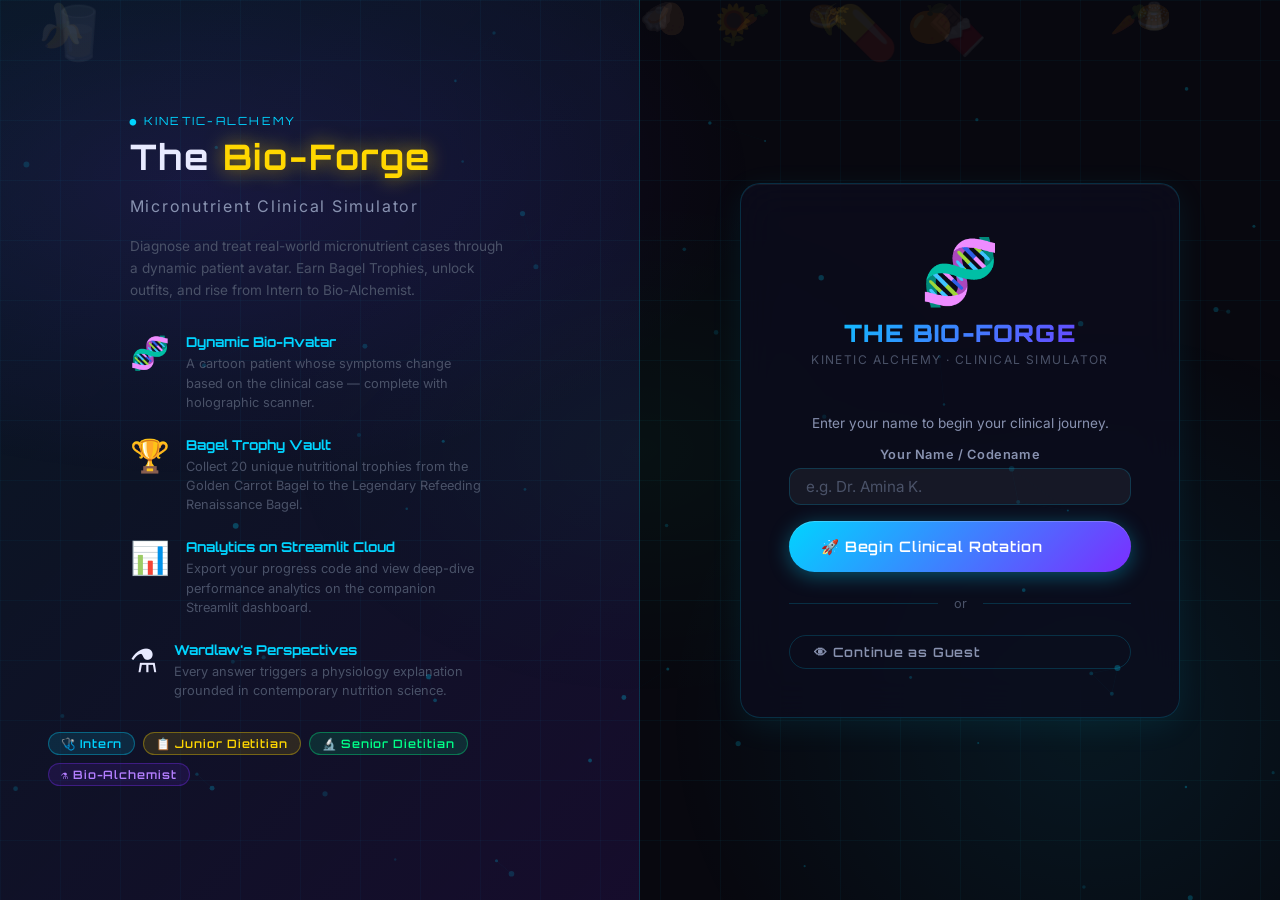
<file: index.html>
<!DOCTYPE html>
<html lang="en">
<head>
<meta charset="UTF-8">
<meta name="viewport" content="width=device-width,initial-scale=1.0">
<title>kinetic-alchemy: The Bio-Forge | Login</title>
<meta name="description" content="A gamified micronutrient clinical quiz for dietetics students and healthcare professionals. Diagnose, treat, and earn bagel trophies.">
<link rel="stylesheet" href="styles/main.css">
<style>
.particles-bg{position:fixed;inset:0;pointer-events:none;z-index:0}
.login-hero{display:grid;grid-template-columns:1fr 1fr;min-height:100vh;position:relative;z-index:1}
@media(max-width:900px){.login-hero{grid-template-columns:1fr}.hero-side{display:none}}
.hero-side{
  background:linear-gradient(135deg,rgba(0,212,255,0.08),rgba(123,46,255,0.12));
  border-right:1px solid var(--glass-border);
  display:flex;flex-direction:column;align-items:center;justify-content:center;
  padding:var(--sp-2xl);gap:var(--sp-xl);
}
.hero-feature{display:flex;align-items:flex-start;gap:var(--sp-md);max-width:360px}
.hero-feature-icon{font-size:2rem;flex-shrink:0}
.hero-feature-text h4{font-family:'Orbitron',monospace;font-size:0.85rem;color:var(--neon-blue);margin-bottom:4px}
.hero-feature-text p{font-size:0.8rem;color:var(--text-muted);line-height:1.5}
.login-side{display:flex;align-items:center;justify-content:center;padding:var(--sp-xl)}
.name-setup{display:none}
.name-setup.active{display:block}
.auth-form{display:block}
.auth-form.hidden{display:none}
.tabs{display:flex;gap:2px;background:rgba(255,255,255,0.05);border-radius:var(--r-full);padding:3px;margin-bottom:var(--sp-xl)}
.tab-btn{flex:1;padding:8px 16px;border-radius:var(--r-full);font-family:'Orbitron',monospace;font-size:0.75rem;
  font-weight:600;letter-spacing:0.05em;color:var(--text-muted);background:transparent;
  border:none;cursor:pointer;transition:all 0.2s}
.tab-btn.active{background:rgba(0,212,255,0.2);color:var(--neon-blue);box-shadow:0 0 15px rgba(0,212,255,0.2)}
.floating-bagels{position:fixed;pointer-events:none;z-index:0;inset:0}
.float-bagel{position:absolute;font-size:2rem;opacity:0.08;animation:floatDrift linear infinite}
@keyframes floatDrift{
  0%{transform:translateY(110vh) rotate(0deg)}
  100%{transform:translateY(-20vh) rotate(360deg)}
}
</style>
</head>
<body>
<div class="bg-nebula"></div>
<div class="bg-grid"></div>
<canvas class="particles-bg" id="particles-canvas"></canvas>

<!-- Floating decorative bagels -->
<div class="floating-bagels" id="floatBagels"></div>

<div class="login-hero">
  <!-- LEFT: Feature showcase -->
  <div class="hero-side">
    <div>
      <div style="font-family:'Orbitron',monospace;font-size:0.7rem;color:var(--neon-blue);letter-spacing:0.2em;margin-bottom:var(--sp-sm)">● KINETIC-ALCHEMY</div>
      <h1 style="font-size:2.2rem;line-height:1.2;margin-bottom:var(--sp-md)">
        The <span class="text-gold">Bio-Forge</span><br>
        <span style="font-size:1rem;color:var(--text-secondary);font-family:'Inter',sans-serif;font-weight:400">Micronutrient Clinical Simulator</span>
      </h1>
      <p style="color:var(--text-muted);font-size:0.85rem;line-height:1.6;max-width:380px">
        Diagnose and treat real-world micronutrient cases through a dynamic patient avatar. 
        Earn Bagel Trophies, unlock outfits, and rise from Intern to Bio-Alchemist.
      </p>
    </div>
    <div style="display:flex;flex-direction:column;gap:var(--sp-lg);width:100%;max-width:380px">
      <div class="hero-feature">
        <div class="hero-feature-icon">🧬</div>
        <div class="hero-feature-text">
          <h4>Dynamic Bio-Avatar</h4>
          <p>A cartoon patient whose symptoms change based on the clinical case — complete with holographic scanner.</p>
        </div>
      </div>
      <div class="hero-feature">
        <div class="hero-feature-icon">🏆</div>
        <div class="hero-feature-text">
          <h4>Bagel Trophy Vault</h4>
          <p>Collect 20 unique nutritional trophies from the Golden Carrot Bagel to the Legendary Refeeding Renaissance Bagel.</p>
        </div>
      </div>
      <div class="hero-feature">
        <div class="hero-feature-icon">📊</div>
        <div class="hero-feature-text">
          <h4>Analytics on Streamlit Cloud</h4>
          <p>Export your progress code and view deep-dive performance analytics on the companion Streamlit dashboard.</p>
        </div>
      </div>
      <div class="hero-feature">
        <div class="hero-feature-icon">⚗️</div>
        <div class="hero-feature-text">
          <h4>Wardlaw's Perspectives</h4>
          <p>Every answer triggers a physiology explanation grounded in contemporary nutrition science.</p>
        </div>
      </div>
    </div>
    <!-- Level preview -->
    <div style="display:flex;gap:var(--sp-sm);flex-wrap:wrap">
      <span class="badge badge-blue">🩺 Intern</span>
      <span class="badge badge-gold">📋 Junior Dietitian</span>
      <span class="badge badge-green">🔬 Senior Dietitian</span>
      <span class="badge badge-purple">⚗️ Bio-Alchemist</span>
    </div>
  </div>

  <!-- RIGHT: Login / Setup -->
  <div class="login-side">
    <div class="login-card glass" style="position:relative;z-index:2">
      <span class="logo-mark">🧬</span>
      <h2 class="logo-title">THE BIO-FORGE</h2>
      <div class="logo-subtitle">Kinetic Alchemy · Clinical Simulator</div>

      <!-- Name Setup (shown if no saved name) -->
      <div class="name-setup" id="nameSetup">
        <p class="text-muted text-sm mb-md">Enter your name to begin your clinical journey.</p>
        <div class="input-group">
          <label class="input-label" for="playerNameInput">Your Name / Codename</label>
          <input class="input-field" id="playerNameInput" type="text" placeholder="e.g. Dr. Amina K." maxlength="30" autocomplete="off">
        </div>
        <button class="btn btn-primary btn-lg w-full" id="startBtn" onclick="handleStart()">
          🚀 Begin Clinical Rotation
        </button>
        <div class="divider">or</div>
        <button class="btn btn-ghost w-full" onclick="handleDemo()">
          👁 Continue as Guest
        </button>
      </div>

      <!-- Returning player -->
      <div class="auth-form hidden" id="returningForm">
        <div class="glass" style="padding:var(--sp-md);border-radius:var(--r-md);margin-bottom:var(--sp-lg);text-align:left">
          <div class="text-xs text-muted mb-sm">Welcome back,</div>
          <div id="returningName" class="font-orb text-blue" style="font-size:1.1rem"></div>
          <div id="returningStats" class="text-xs text-muted mt-sm"></div>
        </div>
        <button class="btn btn-primary btn-lg w-full" onclick="handleContinue()">
          ▶ Continue Rotation
        </button>
        <div class="divider">or</div>
        <button class="btn btn-ghost w-full" onclick="showNewPlayer()">
          + New Player
        </button>
      </div>
    </div>
  </div>
</div>

<!-- Toast container -->
<div class="toast-container" id="toastContainer"></div>

<script>
// ---- Floating bagels ----
const BAGEL_EMOJIS = ["🥯","🥕","🍊","🌾","💊","🧂","🍫","🍌","🥛","🥚","🦪","🌻"];
const floatEl = document.getElementById("floatBagels");
for (let i = 0; i < 14; i++) {
  const el = document.createElement("div");
  el.className = "float-bagel";
  el.textContent = BAGEL_EMOJIS[i % BAGEL_EMOJIS.length];
  el.style.left = `${Math.random() * 100}%`;
  el.style.animationDuration = `${8 + Math.random() * 14}s`;
  el.style.animationDelay = `-${Math.random() * 15}s`;
  el.style.fontSize = `${1.5 + Math.random() * 2}rem`;
  floatEl.appendChild(el);
}

// ---- Canvas particles ----
const pc = document.getElementById("particles-canvas");
const pctx = pc.getContext("2d");
pc.width = window.innerWidth; pc.height = window.innerHeight;
window.addEventListener("resize", () => { pc.width = window.innerWidth; pc.height = window.innerHeight; });

const dots = Array.from({length: 60}, () => ({
  x: Math.random()*pc.width, y: Math.random()*pc.height,
  vx: (Math.random()-0.5)*0.4, vy: (Math.random()-0.5)*0.4,
  r: 1+Math.random()*2, a: Math.random()
}));

(function animDots() {
  requestAnimationFrame(animDots);
  pctx.clearRect(0,0,pc.width,pc.height);
  dots.forEach(d => {
    d.x += d.vx; d.y += d.vy;
    if (d.x < 0) d.x = pc.width;
    if (d.x > pc.width) d.x = 0;
    if (d.y < 0) d.y = pc.height;
    if (d.y > pc.height) d.y = 0;
    pctx.beginPath();
    pctx.arc(d.x, d.y, d.r, 0, Math.PI*2);
    pctx.fillStyle = `rgba(0,212,255,${0.1+d.a*0.2})`;
    pctx.fill();
  });

  // Draw connections
  for (let i = 0; i < dots.length; i++) {
    for (let j = i+1; j < dots.length; j++) {
      const dx = dots[i].x - dots[j].x;
      const dy = dots[i].y - dots[j].y;
      const dist = Math.sqrt(dx*dx+dy*dy);
      if (dist < 100) {
        pctx.beginPath();
        pctx.moveTo(dots[i].x, dots[i].y);
        pctx.lineTo(dots[j].x, dots[j].y);
        pctx.strokeStyle = `rgba(0,212,255,${0.08*(1-dist/100)})`;
        pctx.lineWidth = 0.5;
        pctx.stroke();
      }
    }
  }
})();

// ---- State check ----
const savedRaw = localStorage.getItem("bioforge_state");
let savedState = null;
try { savedState = savedRaw ? JSON.parse(savedRaw) : null; } catch {}

if (savedState && savedState.playerName && savedState.playerName !== "Intern") {
  // Show returning player UI
  document.getElementById("returningForm").classList.remove("hidden");
  document.getElementById("returningName").textContent = savedState.playerName;
  document.getElementById("returningStats").textContent =
    `${savedState.totalPoints || 0} Nutri-Points · ${savedState.bagelsCollected?.length || 0} Bagels · ${savedState.accuracy || 0}% accuracy`;
} else {
  document.getElementById("nameSetup").classList.add("active");
}

function handleStart() {
  const name = document.getElementById("playerNameInput").value.trim();
  if (!name) { showToast("Please enter your name!", "error"); return; }
  const s = savedState || {};
  s.playerName = name;
  localStorage.setItem("bioforge_state", JSON.stringify(s));
  window.location.href = "game.html";
}

function handleDemo() {
  if (!savedState) {
    localStorage.setItem("bioforge_state", JSON.stringify({...{playerName:"Guest Intern"}}));
  }
  window.location.href = "game.html";
}

function handleContinue() {
  window.location.href = "game.html";
}

function showNewPlayer() {
  document.getElementById("returningForm").classList.add("hidden");
  document.getElementById("nameSetup").classList.add("active");
}

// Enter key to start
document.getElementById("playerNameInput")?.addEventListener("keydown", e => {
  if (e.key === "Enter") handleStart();
});

function showToast(msg, type = "info") {
  const tc = document.getElementById("toastContainer");
  const t = document.createElement("div");
  t.className = `toast toast-${type}`;
  t.textContent = msg;
  tc.appendChild(t);
  setTimeout(() => { t.classList.add("toast-out"); setTimeout(() => t.remove(), 350); }, 3000);
}
</script>
</body>
</html>
</file>
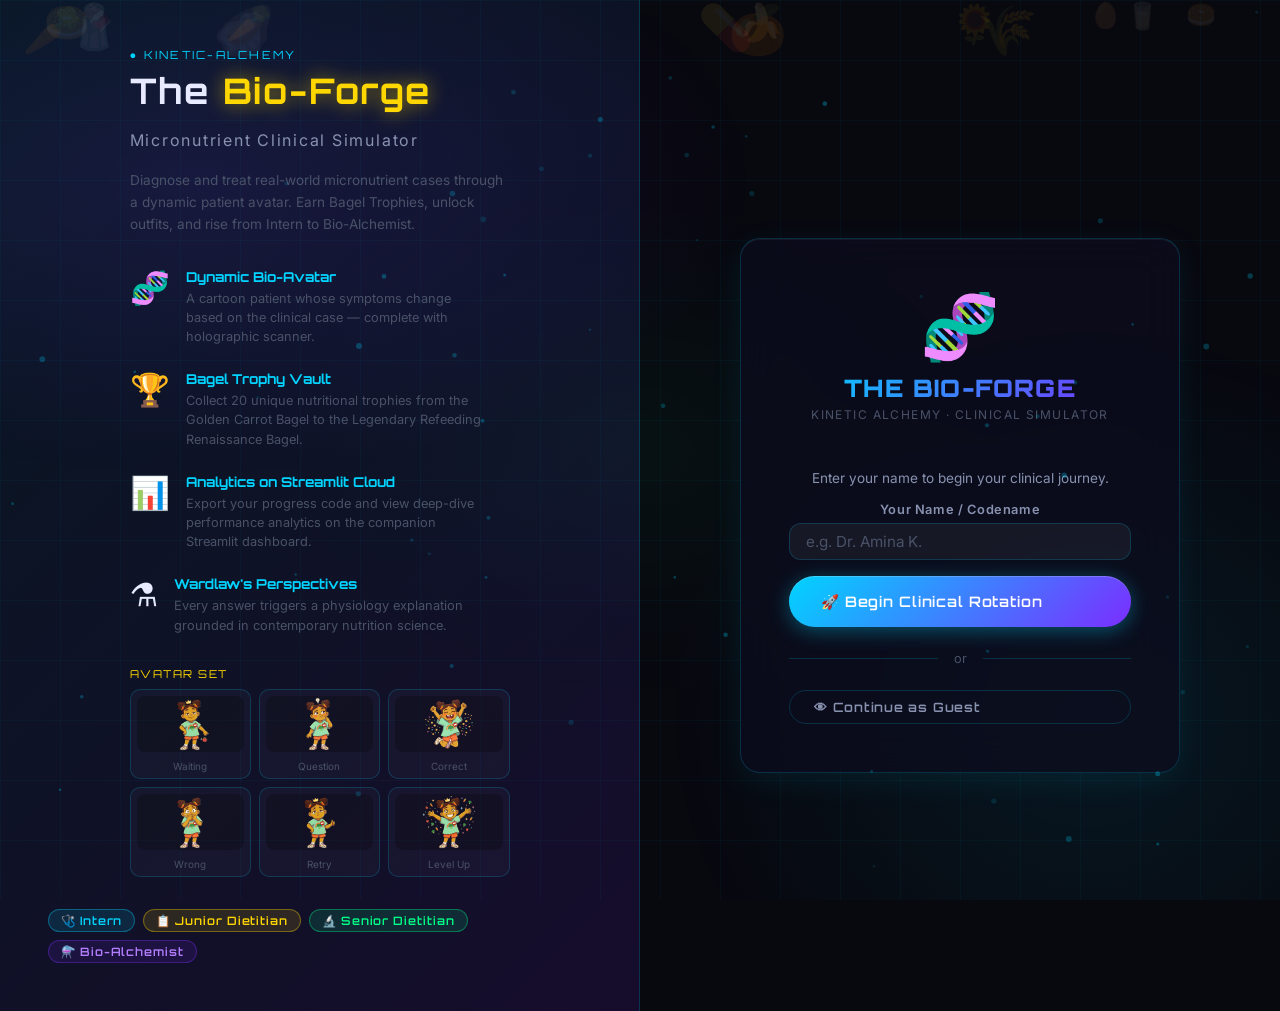
<file: streamlit_app/static/index.html>
<!DOCTYPE html>
<html lang="en">
<head>
<meta charset="UTF-8">
<meta name="viewport" content="width=device-width,initial-scale=1.0">
<title>kinetic-alchemy: The Bio-Forge | Login</title>
<meta name="description" content="A gamified micronutrient clinical quiz for dietetics students and healthcare professionals. Diagnose, treat, and earn bagel trophies.">
<link rel="stylesheet" href="styles/main.css">
<style>
.particles-bg{position:fixed;inset:0;pointer-events:none;z-index:0}
.login-hero{display:grid;grid-template-columns:1fr 1fr;min-height:100vh;position:relative;z-index:1}
@media(max-width:900px){.login-hero{grid-template-columns:1fr}.hero-side{display:none}}
.hero-side{
  background:linear-gradient(135deg,rgba(0,212,255,0.08),rgba(123,46,255,0.12));
  border-right:1px solid var(--glass-border);
  display:flex;flex-direction:column;align-items:center;justify-content:center;
  padding:var(--sp-2xl);gap:var(--sp-xl);
}
.hero-feature{display:flex;align-items:flex-start;gap:var(--sp-md);max-width:360px}
.hero-feature-icon{font-size:2rem;flex-shrink:0}
.hero-feature-text h4{font-family:'Orbitron',monospace;font-size:0.85rem;color:var(--neon-blue);margin-bottom:4px}
.hero-feature-text p{font-size:0.8rem;color:var(--text-muted);line-height:1.5}
.login-side{display:flex;align-items:center;justify-content:center;padding:var(--sp-xl)}
.name-setup{display:none}
.name-setup.active{display:block}
.auth-form{display:block}
.auth-form.hidden{display:none}
.tabs{display:flex;gap:2px;background:rgba(255,255,255,0.05);border-radius:var(--r-full);padding:3px;margin-bottom:var(--sp-xl)}
.tab-btn{flex:1;padding:8px 16px;border-radius:var(--r-full);font-family:'Orbitron',monospace;font-size:0.75rem;
  font-weight:600;letter-spacing:0.05em;color:var(--text-muted);background:transparent;
  border:none;cursor:pointer;transition:all 0.2s}
.tab-btn.active{background:rgba(0,212,255,0.2);color:var(--neon-blue);box-shadow:0 0 15px rgba(0,212,255,0.2)}
.floating-bagels{position:fixed;pointer-events:none;z-index:0;inset:0}
.float-bagel{position:absolute;font-size:2rem;opacity:0.08;animation:floatDrift linear infinite}
@keyframes floatDrift{
  0%{transform:translateY(110vh) rotate(0deg)}
  100%{transform:translateY(-20vh) rotate(360deg)}
}
.avatar-roster{width:100%;max-width:380px}
.avatar-roster-title{font-family:'Orbitron',monospace;font-size:0.68rem;color:var(--neon-gold);letter-spacing:0.14em;margin-bottom:8px}
.avatar-roster-grid{display:grid;grid-template-columns:repeat(3,minmax(0,1fr));gap:8px}
.avatar-roster-item{border:1px solid var(--glass-border);border-radius:10px;background:rgba(255,255,255,0.03);padding:6px;text-align:center}
.avatar-roster-item img{width:100%;height:56px;object-fit:contain;border-radius:8px;background:rgba(0,0,0,0.25)}
.avatar-roster-item span{display:block;margin-top:4px;font-size:0.62rem;color:var(--text-muted)}
</style>
</head>
<body>
<div class="bg-nebula"></div>
<div class="bg-grid"></div>
<canvas class="particles-bg" id="particles-canvas"></canvas>

<!-- Floating decorative bagels -->
<div class="floating-bagels" id="floatBagels"></div>

<div class="login-hero">
  <!-- LEFT: Feature showcase -->
  <div class="hero-side">
    <div>
      <div style="font-family:'Orbitron',monospace;font-size:0.7rem;color:var(--neon-blue);letter-spacing:0.2em;margin-bottom:var(--sp-sm)">● KINETIC-ALCHEMY</div>
      <h1 style="font-size:2.2rem;line-height:1.2;margin-bottom:var(--sp-md)">
        The <span class="text-gold">Bio-Forge</span><br>
        <span style="font-size:1rem;color:var(--text-secondary);font-family:'Inter',sans-serif;font-weight:400">Micronutrient Clinical Simulator</span>
      </h1>
      <p style="color:var(--text-muted);font-size:0.85rem;line-height:1.6;max-width:380px">
        Diagnose and treat real-world micronutrient cases through a dynamic patient avatar. 
        Earn Bagel Trophies, unlock outfits, and rise from Intern to Bio-Alchemist.
      </p>
    </div>
    <div style="display:flex;flex-direction:column;gap:var(--sp-lg);width:100%;max-width:380px">
      <div class="hero-feature">
        <div class="hero-feature-icon">🧬</div>
        <div class="hero-feature-text">
          <h4>Dynamic Bio-Avatar</h4>
          <p>A cartoon patient whose symptoms change based on the clinical case — complete with holographic scanner.</p>
        </div>
      </div>
      <div class="hero-feature">
        <div class="hero-feature-icon">🏆</div>
        <div class="hero-feature-text">
          <h4>Bagel Trophy Vault</h4>
          <p>Collect 20 unique nutritional trophies from the Golden Carrot Bagel to the Legendary Refeeding Renaissance Bagel.</p>
        </div>
      </div>
      <div class="hero-feature">
        <div class="hero-feature-icon">📊</div>
        <div class="hero-feature-text">
          <h4>Analytics on Streamlit Cloud</h4>
          <p>Export your progress code and view deep-dive performance analytics on the companion Streamlit dashboard.</p>
        </div>
      </div>
      <div class="hero-feature">
        <div class="hero-feature-icon">⚗️</div>
        <div class="hero-feature-text">
          <h4>Wardlaw's Perspectives</h4>
          <p>Every answer triggers a physiology explanation grounded in contemporary nutrition science.</p>
        </div>
      </div>
    </div>

    <div class="avatar-roster">
      <div class="avatar-roster-title">AVATAR SET</div>
      <div class="avatar-roster-grid">
        <div class="avatar-roster-item">
          <img src="assets/avatar/avatar_waiting.png" alt="Avatar waiting">
          <span>Waiting</span>
        </div>
        <div class="avatar-roster-item">
          <img src="assets/avatar/avatar_question.png" alt="Avatar question">
          <span>Question</span>
        </div>
        <div class="avatar-roster-item">
          <img src="assets/avatar/avatar_correct_answer.png" alt="Avatar correct answer">
          <span>Correct</span>
        </div>
        <div class="avatar-roster-item">
          <img src="assets/avatar/avatar_wrong_answer.png" alt="Avatar wrong answer">
          <span>Wrong</span>
        </div>
        <div class="avatar-roster-item">
          <img src="assets/avatar/avatar_better_luck_next_time.png" alt="Avatar better luck next time">
          <span>Retry</span>
        </div>
        <div class="avatar-roster-item">
          <img src="assets/avatar/avatar_level_up_reward.png" alt="Avatar level up reward">
          <span>Level Up</span>
        </div>
      </div>
    </div>

    <!-- Level preview -->
    <div style="display:flex;gap:var(--sp-sm);flex-wrap:wrap">
      <span class="badge badge-blue">🩺 Intern</span>
      <span class="badge badge-gold">📋 Junior Dietitian</span>
      <span class="badge badge-green">🔬 Senior Dietitian</span>
      <span class="badge badge-purple">⚗️ Bio-Alchemist</span>
    </div>
  </div>

  <!-- RIGHT: Login / Setup -->
  <div class="login-side">
    <div class="login-card glass" style="position:relative;z-index:2">
      <span class="logo-mark">🧬</span>
      <h2 class="logo-title">THE BIO-FORGE</h2>
      <div class="logo-subtitle">Kinetic Alchemy · Clinical Simulator</div>

      <!-- Name Setup (shown if no saved name) -->
      <div class="name-setup" id="nameSetup">
        <p class="text-muted text-sm mb-md">Enter your name to begin your clinical journey.</p>
        <div class="input-group">
          <label class="input-label" for="playerNameInput">Your Name / Codename</label>
          <input class="input-field" id="playerNameInput" type="text" placeholder="e.g. Dr. Amina K." maxlength="30" autocomplete="off">
        </div>
        <button class="btn btn-primary btn-lg w-full" id="startBtn" onclick="handleStart()">
          🚀 Begin Clinical Rotation
        </button>
        <div class="divider">or</div>
        <button class="btn btn-ghost w-full" onclick="handleDemo()">
          👁 Continue as Guest
        </button>
      </div>

      <!-- Returning player -->
      <div class="auth-form hidden" id="returningForm">
        <div class="glass" style="padding:var(--sp-md);border-radius:var(--r-md);margin-bottom:var(--sp-lg);text-align:left">
          <div class="text-xs text-muted mb-sm">Welcome back,</div>
          <div id="returningName" class="font-orb text-blue" style="font-size:1.1rem"></div>
          <div id="returningStats" class="text-xs text-muted mt-sm"></div>
        </div>
        <button class="btn btn-primary btn-lg w-full" onclick="handleContinue()">
          ▶ Continue Rotation
        </button>
        <div class="divider">or</div>
        <button class="btn btn-ghost w-full" onclick="showNewPlayer()">
          + New Player
        </button>
      </div>
    </div>
  </div>
</div>

<!-- Toast container -->
<div class="toast-container" id="toastContainer"></div>

<script>
// ---- Floating bagels ----
const BAGEL_EMOJIS = ["🥯","🥕","🍊","🌾","💊","🧂","🍫","🍌","🥛","🥚","🦪","🌻"];
const floatEl = document.getElementById("floatBagels");
for (let i = 0; i < 14; i++) {
  const el = document.createElement("div");
  el.className = "float-bagel";
  el.textContent = BAGEL_EMOJIS[i % BAGEL_EMOJIS.length];
  el.style.left = `${Math.random() * 100}%`;
  el.style.animationDuration = `${8 + Math.random() * 14}s`;
  el.style.animationDelay = `-${Math.random() * 15}s`;
  el.style.fontSize = `${1.5 + Math.random() * 2}rem`;
  floatEl.appendChild(el);
}

// ---- Canvas particles ----
const pc = document.getElementById("particles-canvas");
const pctx = pc.getContext("2d");
pc.width = window.innerWidth; pc.height = window.innerHeight;
window.addEventListener("resize", () => { pc.width = window.innerWidth; pc.height = window.innerHeight; });

const dots = Array.from({length: 60}, () => ({
  x: Math.random()*pc.width, y: Math.random()*pc.height,
  vx: (Math.random()-0.5)*0.4, vy: (Math.random()-0.5)*0.4,
  r: 1+Math.random()*2, a: Math.random()
}));

(function animDots() {
  requestAnimationFrame(animDots);
  pctx.clearRect(0,0,pc.width,pc.height);
  dots.forEach(d => {
    d.x += d.vx; d.y += d.vy;
    if (d.x < 0) d.x = pc.width;
    if (d.x > pc.width) d.x = 0;
    if (d.y < 0) d.y = pc.height;
    if (d.y > pc.height) d.y = 0;
    pctx.beginPath();
    pctx.arc(d.x, d.y, d.r, 0, Math.PI*2);
    pctx.fillStyle = `rgba(0,212,255,${0.1+d.a*0.2})`;
    pctx.fill();
  });

  // Draw connections
  for (let i = 0; i < dots.length; i++) {
    for (let j = i+1; j < dots.length; j++) {
      const dx = dots[i].x - dots[j].x;
      const dy = dots[i].y - dots[j].y;
      const dist = Math.sqrt(dx*dx+dy*dy);
      if (dist < 100) {
        pctx.beginPath();
        pctx.moveTo(dots[i].x, dots[i].y);
        pctx.lineTo(dots[j].x, dots[j].y);
        pctx.strokeStyle = `rgba(0,212,255,${0.08*(1-dist/100)})`;
        pctx.lineWidth = 0.5;
        pctx.stroke();
      }
    }
  }
})();

// ---- State check ----
const savedRaw = localStorage.getItem("bioforge_state");
let savedState = null;
try { savedState = savedRaw ? JSON.parse(savedRaw) : null; } catch {}

if (savedState && savedState.playerName && savedState.playerName !== "Intern") {
  // Show returning player UI
  document.getElementById("returningForm").classList.remove("hidden");
  document.getElementById("returningName").textContent = savedState.playerName;
  document.getElementById("returningStats").textContent =
    `${savedState.totalPoints || 0} Nutri-Points · ${savedState.bagelsCollected?.length || 0} Bagels · ${savedState.accuracy || 0}% accuracy`;
} else {
  document.getElementById("nameSetup").classList.add("active");
}

function handleStart() {
  const name = document.getElementById("playerNameInput").value.trim();
  if (!name) { showToast("Please enter your name!", "error"); return; }
  const s = savedState || {};
  s.playerName = name;
  localStorage.setItem("bioforge_state", JSON.stringify(s));
  window.location.href = "game.html";
}

function handleDemo() {
  if (!savedState) {
    localStorage.setItem("bioforge_state", JSON.stringify({...{playerName:"Guest Intern"}}));
  }
  window.location.href = "game.html";
}

function handleContinue() {
  window.location.href = "game.html";
}

function showNewPlayer() {
  document.getElementById("returningForm").classList.add("hidden");
  document.getElementById("nameSetup").classList.add("active");
}

// Enter key to start
document.getElementById("playerNameInput")?.addEventListener("keydown", e => {
  if (e.key === "Enter") handleStart();
});

function showToast(msg, type = "info") {
  const tc = document.getElementById("toastContainer");
  const t = document.createElement("div");
  t.className = `toast toast-${type}`;
  t.textContent = msg;
  tc.appendChild(t);
  setTimeout(() => { t.classList.add("toast-out"); setTimeout(() => t.remove(), 350); }, 3000);
}
</script>
</body>
</html>
</file>
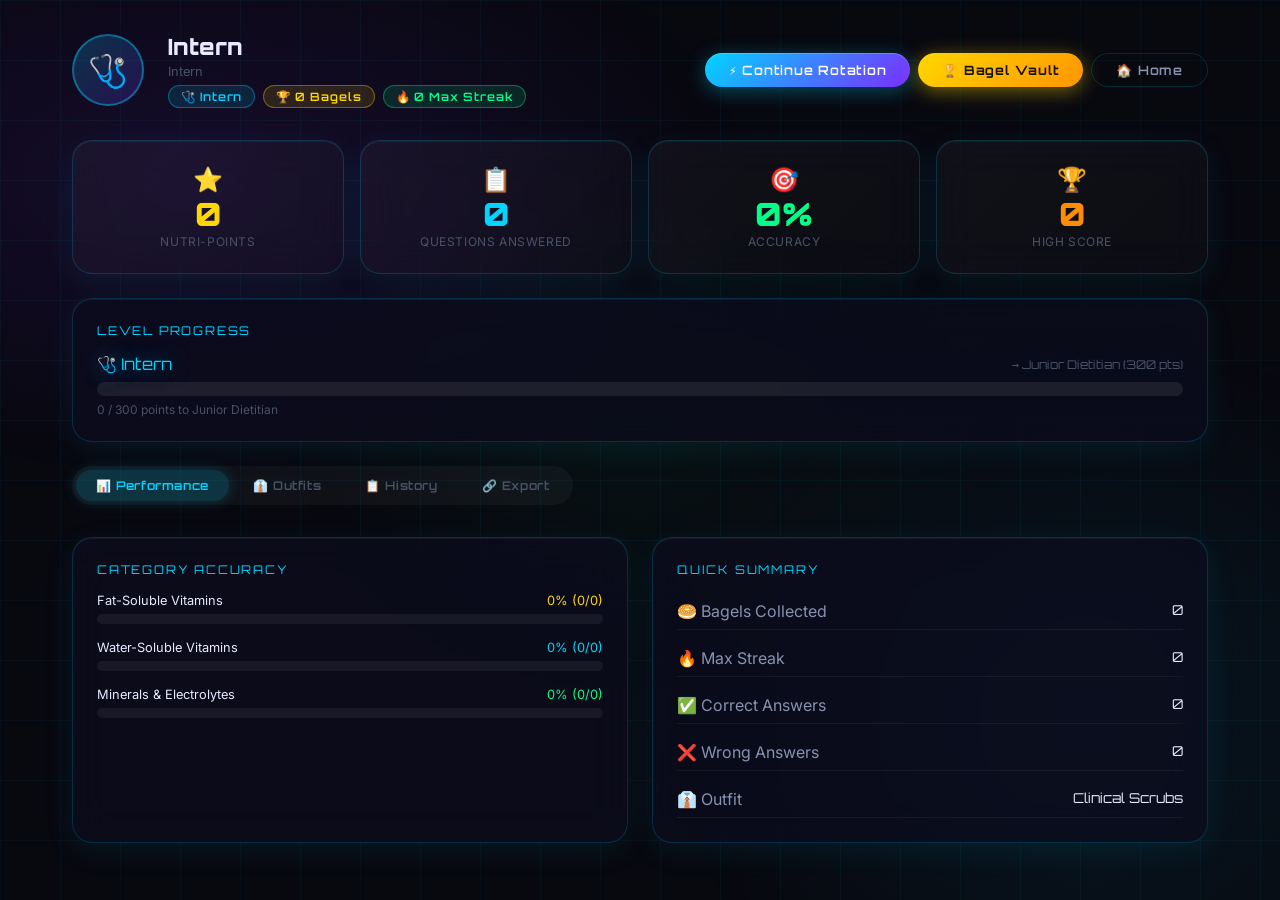
<file: dashboard.html>
<!DOCTYPE html>
<html lang="en">
<head>
<meta charset="UTF-8">
<meta name="viewport" content="width=device-width,initial-scale=1.0">
<title>Bio-Forge | Dashboard</title>
<link rel="stylesheet" href="styles/main.css">
<style>
.dash-layout{max-width:1200px;margin:0 auto;padding:var(--sp-xl);position:relative;z-index:1}
.dash-header{display:flex;align-items:center;justify-content:space-between;flex-wrap:wrap;
  gap:var(--sp-md);margin-bottom:var(--sp-xl)}
.player-hero{display:flex;align-items:center;gap:var(--sp-lg)}
.player-avatar-icon{width:72px;height:72px;border-radius:50%;
  background:linear-gradient(135deg,rgba(0,212,255,0.2),rgba(123,46,255,0.2));
  border:2px solid rgba(0,212,255,0.4);display:flex;align-items:center;justify-content:center;
  font-size:2rem}
.player-name{font-family:'Orbitron',monospace;font-size:1.4rem;font-weight:900}
.player-title{font-size:0.8rem;color:var(--text-muted);margin-top:4px}
.section-title{font-family:'Orbitron',monospace;font-size:0.75rem;letter-spacing:0.15em;
  color:var(--neon-blue);text-transform:uppercase;margin-bottom:var(--sp-md)}
.tab-nav{display:flex;gap:4px;background:rgba(255,255,255,0.04);border-radius:var(--r-full);
  padding:4px;margin-bottom:var(--sp-xl);width:fit-content}
.tab-btn{padding:8px 20px;border-radius:var(--r-full);font-family:'Orbitron',monospace;
  font-size:0.75rem;letter-spacing:0.05em;color:var(--text-muted);background:transparent;
  border:none;cursor:pointer;transition:all 0.2s;font-weight:600}
.tab-btn.active{background:rgba(0,212,255,0.18);color:var(--neon-blue);
  box-shadow:0 0 15px rgba(0,212,255,0.2)}
.tab-content{display:none}
.tab-content.active{display:block}
/* Category bars */
.cat-bar-wrap{margin-bottom:var(--sp-md)}
.cat-bar-label{display:flex;justify-content:space-between;font-size:0.8rem;margin-bottom:6px}
.cat-bar-track{background:rgba(255,255,255,0.06);border-radius:var(--r-full);height:10px;overflow:hidden}
.cat-bar-fill{height:100%;border-radius:var(--r-full);transition:width 1.2s cubic-bezier(0.34,1.56,0.64,1)}
/* Outfit grid */
.outfit-card{
  border-radius:var(--r-lg);padding:var(--sp-lg) var(--sp-md);text-align:center;
  background:rgba(255,255,255,0.03);border:1px solid var(--glass-border);
  cursor:pointer;transition:all var(--t-spring);
}
.outfit-card.equipped{border-color:var(--neon-green);background:rgba(0,255,136,0.06)}
.outfit-card.locked{opacity:0.5;pointer-events:none}
.outfit-card.unlocked:not(.equipped):hover{border-color:var(--neon-blue);transform:translateY(-3px)}
.outfit-icon-lg{font-size:3rem;margin-bottom:var(--sp-sm);display:block}
.outfit-name{font-family:'Orbitron',monospace;font-size:0.7rem;color:var(--text-primary);margin-bottom:4px}
.outfit-cost{font-size:0.72rem;color:var(--neon-gold)}
/* Code box */
.code-box{
  background:rgba(0,0,0,0.4);border:1px solid var(--glass-border);
  border-radius:var(--r-md);padding:var(--sp-md);
  font-family:monospace;font-size:0.75rem;color:var(--neon-green);
  word-break:break-all;line-height:1.6;position:relative;
}
.copy-btn{position:absolute;top:8px;right:8px}
/* History table */
.hist-table{width:100%;border-collapse:collapse;font-size:0.82rem}
.hist-table th{font-family:'Orbitron',monospace;font-size:0.65rem;letter-spacing:0.08em;
  color:var(--text-muted);text-align:left;padding:8px 12px;border-bottom:1px solid var(--glass-border)}
.hist-table td{padding:10px 12px;border-bottom:1px solid rgba(255,255,255,0.04)}
.hist-table tr:hover td{background:rgba(255,255,255,0.03)}
.correct-mark{color:var(--neon-green)}
.wrong-mark{color:var(--neon-red)}
</style>
</head>
<body>
<div class="bg-nebula"></div>
<div class="bg-grid"></div>

<div class="dash-layout">
  <!-- Header -->
  <div class="dash-header">
    <div class="player-hero">
      <div class="player-avatar-icon" id="playerIcon">🧑‍⚕️</div>
      <div>
        <div class="player-name" id="playerName">—</div>
        <div class="player-title" id="playerTitle">Loading...</div>
        <div style="margin-top:6px;display:flex;gap:8px;flex-wrap:wrap" id="headerBadges"></div>
      </div>
    </div>
    <div style="display:flex;gap:8px;flex-wrap:wrap">
      <a href="game.html" class="btn btn-primary">⚡ Continue Rotation</a>
      <a href="vault.html" class="btn btn-gold">🏆 Bagel Vault</a>
      <a href="index.html" class="btn btn-ghost">🏠 Home</a>
    </div>
  </div>

  <!-- Stat cards -->
  <div class="grid-4 mb-lg" id="statCards"></div>

  <!-- XP Progress -->
  <div class="glass p-lg mb-lg">
    <div class="section-title">Level Progress</div>
    <div style="display:flex;justify-content:space-between;align-items:center;margin-bottom:8px">
      <span class="font-orb text-blue" id="currentLevelName">—</span>
      <span class="font-orb" style="font-size:0.75rem;color:var(--text-muted)" id="nextLevelName">—</span>
    </div>
    <div class="xp-bar-wrap" style="height:14px;border-radius:7px">
      <div class="xp-bar" id="xpBar" style="width:0%;height:100%;border-radius:7px"></div>
    </div>
    <div style="font-size:0.75rem;color:var(--text-muted);margin-top:6px" id="xpLabel"></div>
  </div>

  <!-- Tabs -->
  <div class="tab-nav">
    <button class="tab-btn active" onclick="switchTab('stats')">📊 Performance</button>
    <button class="tab-btn" onclick="switchTab('outfits')">👔 Outfits</button>
    <button class="tab-btn" onclick="switchTab('history')">📋 History</button>
    <button class="tab-btn" onclick="switchTab('export')">🔗 Export</button>
  </div>

  <!-- Tab: Stats -->
  <div class="tab-content active" id="tab-stats">
    <div class="grid-2" style="gap:24px">
      <div class="glass p-lg">
        <div class="section-title">Category Accuracy</div>
        <div id="catBars"></div>
      </div>
      <div class="glass p-lg">
        <div class="section-title">Quick Summary</div>
        <div id="summaryList" style="display:flex;flex-direction:column;gap:10px"></div>
      </div>
    </div>
  </div>

  <!-- Tab: Outfits -->
  <div class="tab-content" id="tab-outfits">
    <div class="glass p-lg">
      <div class="section-title">Outfit Collection</div>
      <p class="text-muted text-sm mb-lg">Spend Nutri-Points to unlock professional attire for your nutritionist.</p>
      <div class="grid-3" id="outfitGrid"></div>
    </div>
  </div>

  <!-- Tab: History -->
  <div class="tab-content" id="tab-history">
    <div class="glass p-lg">
      <div class="section-title">Answer History (Last 20)</div>
      <div style="overflow-x:auto">
        <table class="hist-table">
          <thead>
            <tr>
              <th>#</th><th>Nutrient</th><th>Category</th><th>Result</th><th>Type</th><th>Points</th><th>Time</th>
            </tr>
          </thead>
          <tbody id="historyBody"></tbody>
        </table>
      </div>
    </div>
  </div>

  <!-- Tab: Export -->
  <div class="tab-content" id="tab-export">
    <div class="glass p-lg" style="max-width:700px">
      <div class="section-title">Streamlit Analytics Export</div>
      <p class="text-muted text-sm mb-lg">
        Copy your Progress Code and paste it into the 
        <strong style="color:var(--neon-blue)">Bio-Forge Streamlit Analytics Dashboard</strong> 
        to see deep analytical insights on your performance.
      </p>
      <button class="btn btn-primary mb-md" onclick="generateCode()">⚗️ Generate Progress Code</button>
      <div id="codeDisplay" class="hidden">
        <div class="code-box" id="codeBox">
          <button class="copy-btn btn btn-sm btn-ghost" onclick="copyCode()">📋 Copy</button>
          <div id="codeText" style="margin-top:4px;padding-right:60px"></div>
        </div>
        <p class="text-sm text-muted mt-sm">This code encodes your performance data. Paste into the Streamlit app to unlock analytics.</p>
      </div>
      <div style="margin-top:24px;padding:16px;background:rgba(0,212,255,0.05);border:1px solid rgba(0,212,255,0.2);border-radius:12px">
        <div class="font-orb text-blue" style="font-size:0.75rem;margin-bottom:8px">🌐 STREAMLIT CLOUD APP</div>
        <p class="text-sm text-muted mb-md">Deploy the included <code style="color:var(--neon-green)">streamlit_app/app.py</code> to Streamlit Cloud and paste your code there.</p>
        <div class="badge badge-blue">streamlit_app/app.py</div>
      </div>
      <div style="margin-top:20px">
        <button class="btn btn-danger btn-sm" onclick="confirmReset()">🗑 Reset Progress</button>
      </div>
    </div>
  </div>
</div>

<div class="toast-container" id="toastContainer"></div>

<script src="js/question-bank.js"></script>
<script src="js/game-state.js"></script>
<script>
// ---- Load data ----
const s = GS.getState();
const pts = s.totalPoints || 0;
const lv  = GS.getLevel(pts);
const nlv = GS.getNextLevel(pts);

// Player header
document.getElementById("playerIcon").textContent = lv.icon || "🧑‍⚕️";
document.getElementById("playerName").textContent = s.playerName || "Intern";
document.getElementById("playerTitle").textContent = lv.name;
document.getElementById("headerBadges").innerHTML = `
  <span class="badge badge-blue">${lv.icon} ${lv.name}</span>
  <span class="badge badge-gold">🏆 ${s.bagelsCollected?.length || 0} Bagels</span>
  <span class="badge badge-green">🔥 ${s.maxStreak || 0} Max Streak</span>
`;

// Stat cards
const stats = [
  { label:"NUTRI-POINTS", val:(pts).toLocaleString(), color:"var(--neon-gold)", icon:"⭐" },
  { label:"QUESTIONS ANSWERED", val: s.questionsAnswered || 0, color:"var(--neon-blue)", icon:"📋" },
  { label:"ACCURACY", val: (s.accuracy || 0)+"%", color:"var(--neon-green)", icon:"🎯" },
  { label:"HIGH SCORE", val: (s.highScore || 0).toLocaleString(), color:"var(--neon-orange)", icon:"🏆" }
];
document.getElementById("statCards").innerHTML = stats.map(s => `
  <div class="stat-card glass">
    <div style="font-size:1.5rem;margin-bottom:4px">${s.icon}</div>
    <div class="stat-val" style="color:${s.color}">${s.val}</div>
    <div class="stat-label">${s.label}</div>
  </div>`).join("");

// XP bar
const prog = GS.getLevelProgress(pts);
document.getElementById("xpBar").style.width = (prog * 100) + "%";
document.getElementById("currentLevelName").textContent = `${lv.icon} ${lv.name}`;
document.getElementById("nextLevelName").textContent = nlv ? `→ ${nlv.name} (${nlv.minPoints} pts)` : "🏆 Max Level Reached";
document.getElementById("xpLabel").textContent = nlv
  ? `${pts} / ${nlv.minPoints} points to ${nlv.name}`
  : "You've reached the pinnacle!";

// Category bars
const CAT_COLORS = { fat_soluble_vitamins:"#ffd700", water_soluble_vitamins:"#00d4ff", minerals:"#00ff88" };
const CAT_LABELS = { fat_soluble_vitamins:"Fat-Soluble Vitamins", water_soluble_vitamins:"Water-Soluble Vitamins", minerals:"Minerals & Electrolytes" };
const catStats = s.categoryStats || {};
document.getElementById("catBars").innerHTML = Object.entries(catStats).map(([k, v]) => {
  const pct = v.total > 0 ? Math.round((v.correct/v.total)*100) : 0;
  return `
    <div class="cat-bar-wrap">
      <div class="cat-bar-label">
        <span style="color:var(--text-primary)">${CAT_LABELS[k] || k}</span>
        <span style="color:${CAT_COLORS[k]}">${pct}% (${v.correct}/${v.total})</span>
      </div>
      <div class="cat-bar-track">
        <div class="cat-bar-fill" style="width:${pct}%;background:${CAT_COLORS[k]}"></div>
      </div>
    </div>`;
}).join("") || '<div class="text-muted text-sm">No data yet — play a round first!</div>';

// Summary list
document.getElementById("summaryList").innerHTML = [
  ["🥯 Bagels Collected", s.bagelsCollected?.length || 0],
  ["🔥 Max Streak", s.maxStreak || 0],
  ["✅ Correct Answers", s.correctAnswers || 0],
  ["❌ Wrong Answers", (s.questionsAnswered||0) - (s.correctAnswers||0)],
  ["👔 Outfit", GS.getOutfits().find(o=>o.equipped)?.label || "Scrubs"]
].map(([l,v]) => `
  <div style="display:flex;justify-content:space-between;padding:8px 0;border-bottom:1px solid rgba(255,255,255,0.05)">
    <span class="text-muted">${l}</span>
    <span class="font-orb" style="font-size:0.85rem">${v}</span>
  </div>`).join("");

// Outfit grid
function renderOutfits() {
  const outfits = GS.getOutfits();
  document.getElementById("outfitGrid").innerHTML = outfits.map(o => `
    <div class="outfit-card ${o.equipped ? "equipped" : ""} ${o.unlocked ? "unlocked" : "locked"}"
         onclick="${o.unlocked && !o.equipped ? `equipOutfit('${o.id}')` : !o.unlocked ? `purchaseOutfit('${o.id}')` : ""}">
      <span class="outfit-icon-lg">${o.icon}</span>
      <div class="outfit-name">${o.label}</div>
      ${o.equipped ? '<span class="badge badge-green mt-sm">✓ Equipped</span>' :
        o.unlocked  ? '<button class="btn btn-sm btn-ghost mt-sm">Equip</button>' :
        `<div class="outfit-cost mt-sm">🌟 ${o.cost} pts</div>
         <button class="btn btn-sm ${o.canAfford ? "btn-gold" : "btn-ghost"} mt-sm">${o.canAfford ? "Unlock" : "Need "+o.cost+" pts"}</button>`
      }
    </div>`).join("");
}
renderOutfits();

function equipOutfit(id) { GS.equipOutfit(id); renderOutfits(); showToast("Outfit equipped!","success"); }
function purchaseOutfit(id) {
  const ok = GS.purchaseOutfit(id);
  if (ok) { renderOutfits(); showToast("Outfit unlocked! 🎉","success"); }
  else showToast("Not enough Nutri-Points!","error");
}

// History
const hist = [...(s.history || [])].reverse().slice(0, 20);
document.getElementById("historyBody").innerHTML = hist.length ? hist.map((h, i) => {
  const d = new Date(h.timestamp);
  const time = d.toLocaleTimeString([], {hour:"2-digit",minute:"2-digit"});
  const typeIcons = { optimal:"🟢 Optimal", deficient:"🟡 Insufficient", toxic:"🔴 Toxic" };
  return `<tr>
    <td class="text-muted">${hist.length - i}</td>
    <td>${h.nutrient || "—"}</td>
    <td><span class="badge badge-blue" style="font-size:0.6rem">${CAT_LABELS[h.category]?.split(" ")[0] || h.category || "—"}</span></td>
    <td class="${h.correct ? "correct-mark" : "wrong-mark"}">${h.correct ? "✅ Correct" : "❌ Wrong"}</td>
    <td style="font-size:0.75rem">${typeIcons[h.chosenType] || h.chosenType}</td>
    <td style="color:${h.pointsEarned >= 0 ? "var(--neon-green)" : "var(--neon-red)"}">${h.pointsEarned >= 0 ? "+" : ""}${h.pointsEarned}</td>
    <td class="text-muted" style="font-size:0.72rem">${time}</td>
  </tr>`;
}).join("") : `<tr><td colspan="7" style="text-align:center;padding:24px;color:var(--text-muted)">No game history yet. Play a round!</td></tr>`;

// Tab switching
function switchTab(tab) {
  document.querySelectorAll(".tab-content").forEach(t => t.classList.remove("active"));
  document.querySelectorAll(".tab-btn").forEach(b => b.classList.remove("active"));
  document.getElementById(`tab-${tab}`).classList.add("active");
  event.target.classList.add("active");
}

// Export
function generateCode() {
  const code = GS.generateProgressCode();
  document.getElementById("codeText").textContent = code;
  document.getElementById("codeDisplay").classList.remove("hidden");
}
function copyCode() {
  const code = document.getElementById("codeText").textContent;
  navigator.clipboard.writeText(code).then(() => showToast("Code copied!","success"))
    .catch(() => showToast("Select & copy manually","info"));
}

function confirmReset() {
  if (confirm("⚠️ This will permanently delete all progress. Are you sure?")) {
    GS.reset();
    showToast("Progress reset. Starting fresh!","info");
    setTimeout(() => window.location.href = "index.html", 1500);
  }
}

function showToast(msg, type="info") {
  const tc = document.getElementById("toastContainer");
  const t = document.createElement("div");
  t.className = `toast toast-${type}`;
  t.textContent = msg;
  tc.appendChild(t);
  setTimeout(() => { t.classList.add("toast-out"); setTimeout(()=>t.remove(),350); }, 3000);
}
</script>
</body>
</html>
</file>
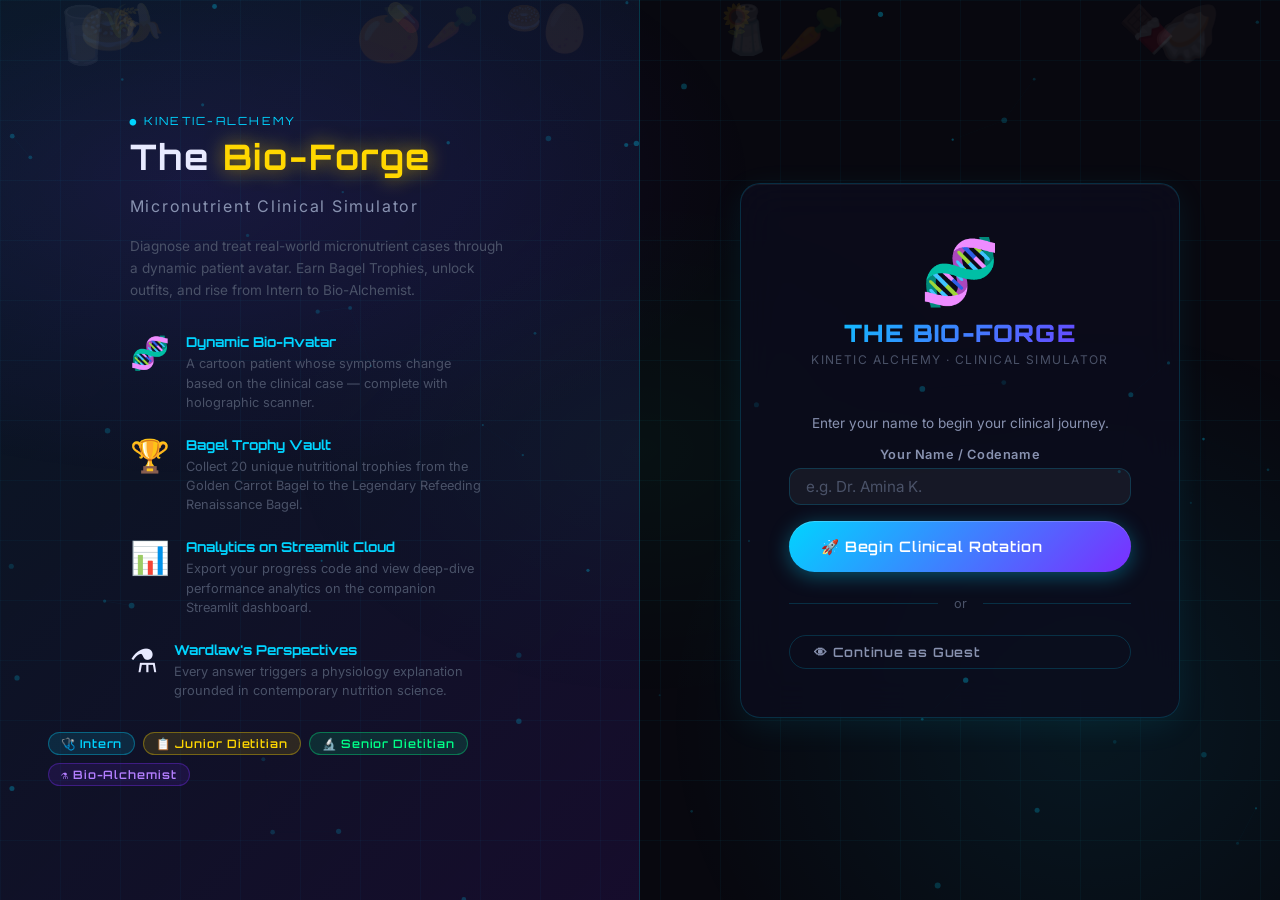
<file: game.html>
<!DOCTYPE html>
<html lang="en">
<head>
<meta charset="UTF-8">
<meta name="viewport" content="width=device-width,initial-scale=1.0">
<title>Bio-Forge | Clinical Game</title>
<link rel="stylesheet" href="styles/main.css">
<style>
body{overflow:hidden}
.game-layout{
  display:grid;
  grid-template-rows:auto 1fr auto;
  height:100vh;
  position:relative;z-index:1;
}
/* HUD */
.game-hud{
  padding:10px 20px;
  display:flex;align-items:center;justify-content:space-between;gap:12px;
  border-bottom:1px solid var(--glass-border);
  background:rgba(8,8,15,0.8);backdrop-filter:blur(20px);
  flex-wrap:wrap;
}
.hud-left,.hud-right{display:flex;align-items:center;gap:12px}
.hud-points{font-family:'Orbitron',monospace;font-size:1.1rem;font-weight:900;color:var(--neon-gold)}
.hud-streak{font-family:'Orbitron',monospace;font-size:0.8rem;color:var(--neon-green)}
.hud-q{font-family:'Orbitron',monospace;font-size:0.75rem;color:var(--text-muted)}
.sound-btn{background:none;border:1px solid var(--glass-border);border-radius:50%;
  width:36px;height:36px;font-size:1rem;cursor:pointer;transition:all 0.2s;color:var(--text-secondary)}
.sound-btn:hover{border-color:var(--neon-blue);color:var(--neon-blue)}
/* Main content */
.game-main{
  display:grid;
  grid-template-columns:1fr 340px 1fr;
  gap:0;overflow:hidden;
}
@media(max-width:900px){
  .game-main{grid-template-columns:1fr;grid-template-rows:auto 1fr auto;overflow-y:auto}
  body{overflow:auto}
  .game-layout{height:auto;min-height:100vh}
}
.panel-left,.panel-right{
  padding:16px;display:flex;flex-direction:column;justify-content:center;gap:12px;
  overflow-y:auto;
}
.panel-center{
  display:flex;flex-direction:column;align-items:center;justify-content:center;
  padding:12px;border-left:1px solid var(--glass-border);
  border-right:1px solid var(--glass-border);
  gap:10px;
}
/* Case card */
.case-card{
  background:rgba(0,212,255,0.04);border:1px solid var(--glass-border);
  border-radius:16px;padding:16px;
}
.case-label{font-family:'Orbitron',monospace;font-size:0.65rem;color:var(--neon-blue);
  letter-spacing:0.15em;text-transform:uppercase;margin-bottom:6px}
.case-text{font-size:0.88rem;color:var(--text-primary);line-height:1.65}
.category-tag{display:inline-flex;align-items:center;gap:4px;margin-top:10px}
/* Progress bar */
.case-progress{display:flex;gap:6px;align-items:center;margin-bottom:4px}
.progress-dot{width:8px;height:8px;border-radius:50%;background:rgba(255,255,255,0.1);transition:all 0.3s}
.progress-dot.done{background:var(--neon-green)}
.progress-dot.current{background:var(--neon-blue);box-shadow:0 0 8px var(--neon-blue)}
/* Avatar area */
.avatar-wrap{position:relative;width:240px;height:320px;flex-shrink:0}
.avatar-stage{width:100%;height:100%;position:relative}
.avatar-stage::before{border-radius:20px}
#avatarImg{width:100%;height:100%;object-fit:contain;border-radius:16px}
#scannerCanvas{position:absolute;inset:0;border-radius:16px;pointer-events:none}
#symptomLabels{position:absolute;inset:0;pointer-events:none}
/* Scan hint */
.scan-hint{font-family:'Orbitron',monospace;font-size:0.6rem;color:var(--neon-blue);
  opacity:0.6;letter-spacing:0.12em;text-align:center}
/* Options */
.options-section{width:100%;padding:0 4px}
.options-title{font-family:'Orbitron',monospace;font-size:0.65rem;color:var(--text-muted);
  letter-spacing:0.12em;text-align:center;margin-bottom:8px}
/* Wardlaw */
.wardlaw-wrap{display:none}
.wardlaw-wrap.visible{display:block}
/* Feedback */
.feedback-wrap{display:none}
.feedback-wrap.visible{display:block}
/* Next button */
#nextBtn{display:none;margin-top:8px}
#nextBtn.visible{display:flex}
/* Bagel toast */
.bagel-earned{
  position:fixed;bottom:24px;right:24px;z-index:500;
  background:rgba(13,13,30,0.95);border:1px solid var(--neon-gold);
  border-radius:16px;padding:16px 24px;
  display:flex;align-items:center;gap:12px;
  animation:bagelToastIn 0.5s cubic-bezier(0.34,1.56,0.64,1);
  box-shadow:0 8px 32px rgba(255,215,0,0.3);
}
@keyframes bagelToastIn{from{transform:translateY(80px) scale(0.8);opacity:0}to{transform:translateY(0) scale(1);opacity:1}}
.bagel-toast-icon{font-size:2rem;animation:bagelSpin 2s linear infinite}
.bagel-toast-info h4{font-family:'Orbitron',monospace;font-size:0.8rem;color:var(--neon-gold);margin-bottom:2px}
.bagel-toast-info p{font-size:0.72rem;color:var(--text-muted)}
/* Level up overlay */
.levelup-overlay{display:none;position:fixed;inset:0;background:rgba(8,8,15,0.92);
  z-index:900;align-items:center;justify-content:center;flex-direction:column;gap:20px}
.levelup-overlay.active{display:flex}
/* Game over */
.gameover-overlay{display:none;position:fixed;inset:0;background:rgba(8,8,15,0.95);
  z-index:950;align-items:center;justify-content:center}
.gameover-overlay.active{display:flex}
.gameover-card{text-align:center;padding:40px;max-width:520px;width:100%}
.go-stat{margin:6px 0;font-size:0.9rem;color:var(--text-secondary)}
.confetti-piece{position:fixed;pointer-events:none;border-radius:2px;z-index:999;
  animation:confettiFall linear forwards}
@keyframes confettiFall{
  0%{transform:translateY(-10px) rotate(0deg);opacity:1}
  100%{transform:translateY(110vh) rotate(720deg);opacity:0}
}
</style>
</head>
<body>
<div class="bg-nebula"></div>
<div class="bg-grid"></div>

<!-- ===== HUD ===== -->
<div class="game-layout">
  <div class="game-hud glass">
    <div class="hud-left">
      <a href="index.html" style="font-size:1.4rem" title="Home">🧬</a>
      <div>
        <div class="hud-q" id="hudLevel">🩺 Intern</div>
        <div style="width:120px;margin-top:3px">
          <div class="xp-bar-wrap"><div class="xp-bar" id="xpBar" style="width:0%"></div></div>
        </div>
      </div>
      <div>
        <div style="font-family:'Orbitron',monospace;font-size:0.6rem;color:var(--text-muted)">NUTRI-POINTS</div>
        <div class="hud-points" id="hudPoints">0</div>
      </div>
      <div id="hudStreak" class="hud-streak" style="display:none">🔥 <span id="streakVal">0</span>x STREAK</div>
    </div>
    <div class="hud-right">
      <div class="case-progress" id="progressDots"></div>
      <div class="timer-ring" id="timerRing">
        <svg width="48" height="48" viewBox="0 0 48 48">
          <circle class="track" cx="24" cy="24" r="20"/>
          <circle class="fill" id="timerFill" cx="24" cy="24" r="20"/>
        </svg>
        <div class="timer-val" id="timerVal">30</div>
      </div>
      <button class="sound-btn" id="soundBtn" onclick="toggleSound()" title="Toggle Sound">🔊</button>
      <a href="dashboard.html" class="btn btn-ghost btn-sm">📊 Stats</a>
    </div>
  </div>

  <!-- ===== MAIN GAME AREA ===== -->
  <div class="game-main">
    <!-- LEFT: Case description + Wardlaw feedback -->
    <div class="panel-left">
      <div class="case-card glass" id="caseCard">
        <div class="case-label">📋 Patient Case #<span id="caseNum">1</span></div>
        <div class="case-text" id="caseText">Loading clinical case...</div>
        <div class="category-tag">
          <span class="badge badge-blue" id="caseCategory"></span>
          <span class="badge badge-gold" id="caseDifficulty"></span>
        </div>
      </div>

      <div class="feedback-wrap" id="feedbackWrap">
        <div class="feedback-banner" id="feedbackBanner"></div>
      </div>

      <div class="wardlaw-wrap" id="wardlawWrap">
        <div class="wardlaw-panel glass">
          <div class="wardlaw-title">⚗️ Wardlaw's Perspective</div>
          <div class="wardlaw-text" id="wardlawText"></div>
        </div>
      </div>

      <button class="btn btn-primary btn-lg" id="nextBtn" onclick="nextQuestion()">
        ⚡ Next Patient →
      </button>
    </div>

    <!-- CENTER: Avatar -->
    <div class="panel-center">
      <div class="scan-hint">⬡ HOVER TO SCAN ⬡</div>
      <div class="avatar-wrap">
        <div class="avatar-stage" id="avatarStage">
          <img id="avatarImg" class="avatar-img state-healthy"
               src="assets/avatar/avatar_neutral.png"
               alt="Patient Bio-Avatar"
               onerror="this.src='data:image/svg+xml,<svg xmlns=%22http://www.w3.org/2000/svg%22 viewBox=%220 0 200 280%22><rect width=%22200%22 height=%22280%22 rx=%2220%22 fill=%22%230d1a2d%22/><circle cx=%22100%22 cy=%2270%22 r=%2240%22 fill=%22%2300d4ff22%22 stroke=%22%2300d4ff%22 stroke-width=%222%22/><text x=%22100%22 y=%2278%22 text-anchor=%22middle%22 font-size=%2240%22>🧑‍⚕️</text><text x=%22100%22 y=%22160%22 text-anchor=%22middle%22 fill=%22%2300d4ff%22 font-size=%2212%22 font-family=%22monospace%22>BIO-AVATAR</text></svg>'">
          <canvas id="scannerCanvas"></canvas>
          <div id="symptomLabels"></div>
        </div>
      </div>
      <div class="scan-hint" id="nutrientLabel" style="color:var(--neon-gold);font-size:0.7rem"></div>
    </div>

    <!-- RIGHT: Options -->
    <div class="panel-right">
      <div class="options-section">
        <div class="options-title">⬡ SELECT INTERVENTION ⬡</div>
        <div class="options-arc" id="optionsContainer"></div>
      </div>
    </div>
  </div>

  <!-- Bottom spacer for mobile -->
  <div style="height:4px; background:linear-gradient(90deg,var(--neon-blue),var(--neon-purple),var(--neon-green))"></div>
</div>

<!-- ===== LEVEL UP OVERLAY ===== -->
<div class="levelup-overlay" id="levelupOverlay">
  <div class="levelup-card glass" style="text-align:center;padding:40px;max-width:500px">
    <div style="font-size:4rem;animation:logoFloat 1s ease-in-out infinite alternate">⬆️</div>
    <div class="levelup-title font-orb" id="levelupTitle" style="font-size:2rem;margin:16px 0;color:var(--neon-gold)">LEVEL UP!</div>
    <div class="font-orb text-blue" id="levelupName" style="font-size:1.3rem;margin-bottom:8px"></div>
    <div class="text-muted" id="levelupMsg" style="font-size:0.85rem;margin-bottom:24px"></div>
    <button class="btn btn-gold btn-lg" onclick="closeLevelUp()">🚀 Keep Going!</button>
  </div>
</div>

<!-- ===== GAME OVER OVERLAY ===== -->
<div class="gameover-overlay" id="gameoverOverlay">
  <div class="gameover-card glass">
    <div style="font-size:4rem;margin-bottom:16px">🏁</div>
    <h2 class="font-orb text-gold" style="font-size:1.8rem;margin-bottom:8px">ROTATION COMPLETE</h2>
    <div class="text-muted" style="margin-bottom:24px;font-size:0.85rem">You've completed this clinical session!</div>
    <div style="display:grid;grid-template-columns:1fr 1fr;gap:12px;margin-bottom:24px">
      <div class="stat-card glass">
        <div class="stat-val text-gold" id="goPoints">0</div>
        <div class="stat-label">NUTRI-POINTS</div>
      </div>
      <div class="stat-card glass">
        <div class="stat-val text-blue" id="goAccuracy">0%</div>
        <div class="stat-label">ACCURACY</div>
      </div>
      <div class="stat-card glass">
        <div class="stat-val text-green" id="goBagels">0</div>
        <div class="stat-label">BAGELS EARNED</div>
      </div>
      <div class="stat-card glass">
        <div class="stat-val" id="goStreak" style="color:var(--neon-orange)">0</div>
        <div class="stat-label">MAX STREAK</div>
      </div>
    </div>
    <div style="display:flex;gap:12px;flex-wrap:wrap;justify-content:center">
      <button class="btn btn-primary btn-lg" onclick="playAgain()">🔄 Play Again</button>
      <a href="dashboard.html" class="btn btn-gold btn-lg">📊 View Dashboard</a>
      <a href="vault.html" class="btn btn-ghost btn-lg">🏆 Bagel Vault</a>
    </div>
  </div>
</div>

<!-- Toast container -->
<div class="toast-container" id="toastContainer"></div>

<!-- Scripts -->
<script src="js/question-bank.js"></script>
<script src="js/game-state.js"></script>
<script src="js/sound-engine.js"></script>
<script src="js/avatar-engine.js"></script>
<script src="js/options-ui.js"></script>
<script>
// ============================================================
// MAIN GAME CONTROLLER
// ============================================================
const QUESTIONS_PER_SESSION = 10;
const TIME_PER_QUESTION = 30;

let sessionQuestions = [];
let currentIndex = 0;
let currentQuestion = null;
let timerInterval = null;
let timeLeft = TIME_PER_QUESTION;
let answered = false;
let prevPoints = 0;
let sessionBagels = 0;

// ---- Init ----
function init() {
  SoundEngine.init(true);
  GS.init();
  AvatarEngine.init("avatarStage","avatarImg","scannerCanvas","symptomLabels");

  // Check if player has a name
  const s = GS.getState();
  if (!s.playerName || s.playerName === "Intern") {
    window.location.href = "index.html";
    return;
  }

  sessionQuestions = getRandomQuestions(QUESTIONS_PER_SESSION);
  buildProgressDots();
  updateHud();
  loadQuestion(0);
}

function buildProgressDots() {
  const el = document.getElementById("progressDots");
  el.innerHTML = sessionQuestions.map((_,i) =>
    `<div class="progress-dot" id="dot-${i}"></div>`
  ).join("");
}

function updateProgressDots(idx, correct) {
  const dot = document.getElementById(`dot-${idx}`);
  if (!dot) return;
  dot.classList.add("done");
  dot.style.background = correct ? "var(--neon-green)" : "var(--neon-red)";
}

function updateHud() {
  const s = GS.getState();
  const pts = s.totalPoints || 0;
  const lv  = LEVELS.find(l => pts >= l.minPoints) || LEVELS[0];
  const nlv = LEVELS.find(l => l.minPoints > pts);

  document.getElementById("hudPoints").textContent = pts.toLocaleString();
  document.getElementById("hudLevel").textContent  = `${lv.icon} ${lv.name}`;

  // XP bar
  const progress = nlv
    ? Math.min((pts - lv.minPoints) / (nlv.minPoints - lv.minPoints) * 100, 100)
    : 100;
  document.getElementById("xpBar").style.width = progress + "%";

  // Streak
  const streak = s.streak || 0;
  const streakEl = document.getElementById("hudStreak");
  if (streak >= 2) {
    streakEl.style.display = "flex";
    document.getElementById("streakVal").textContent = streak;
  } else {
    streakEl.style.display = "none";
  }
}

// ---- Load Question ----
function loadQuestion(idx) {
  if (idx >= sessionQuestions.length) { showGameOver(); return; }
  currentIndex = idx;
  currentQuestion = sessionQuestions[idx];
  answered = false;

  // Update progress dot
  const curDot = document.getElementById(`dot-${idx}`);
  if (curDot) curDot.classList.add("current");

  // Set case text
  const cats = { fat_soluble_vitamins:"Fat-Soluble Vitamins", water_soluble_vitamins:"Water-Soluble Vitamins", minerals:"Minerals & Electrolytes" };
  const diffs = { intern:"Intern Level", junior_dietitian:"Junior Dietitian", senior_dietitian:"Senior Dietitian" };
  document.getElementById("caseNum").textContent = idx + 1;
  document.getElementById("caseText").textContent = currentQuestion.patientCase;
  document.getElementById("caseCategory").textContent = "🔬 " + (cats[currentQuestion.category] || currentQuestion.category);
  document.getElementById("caseDifficulty").textContent = "⭐ " + (diffs[currentQuestion.difficulty] || currentQuestion.difficulty);
  document.getElementById("nutrientLabel").textContent = "🧬 " + currentQuestion.nutrient;

  // Hide feedback/wardlaw
  document.getElementById("feedbackWrap").classList.remove("visible");
  document.getElementById("wardlawWrap").classList.remove("visible");
  document.getElementById("nextBtn").classList.remove("visible");

  // Avatar
  AvatarEngine.setState(currentQuestion.avatarState, currentQuestion.bodyHotspots);

  // Options
  OptionsUI.render("optionsContainer", currentQuestion.options, handleOptionSelect);

  // Timer
  startTimer();

  // Ambient
  SoundEngine.startAmbient();
}

// ---- Timer ----
function startTimer() {
  clearInterval(timerInterval);
  timeLeft = TIME_PER_QUESTION;
  updateTimerDisplay();
  timerInterval = setInterval(() => {
    timeLeft--;
    updateTimerDisplay();
    if (timeLeft <= 0) {
      clearInterval(timerInterval);
      if (!answered) timeUp();
    }
  }, 1000);
}

function updateTimerDisplay() {
  const fill = document.getElementById("timerFill");
  const val  = document.getElementById("timerVal");
  if (!fill || !val) return;
  const pct = timeLeft / TIME_PER_QUESTION;
  const dash = 126;
  fill.style.strokeDashoffset = dash * (1 - pct);
  val.textContent = timeLeft;
  if (timeLeft <= 8) {
    fill.classList.add("urgent");
    val.style.color = "var(--neon-red)";
  } else {
    fill.classList.remove("urgent");
    val.style.color = "";
  }
}

function timeUp() {
  if (answered) return;
  showToast("⏱ Time's up!", "error");
  // Auto-select wrong
  const wrongOpt = currentQuestion.options.find(o => o.type !== "optimal");
  if (wrongOpt) handleOptionSelect(wrongOpt, null, true);
}

// ---- Answer Handling ----
function handleOptionSelect(opt, cardEl, timedOut = false) {
  if (answered) return;
  answered = true;
  clearInterval(timerInterval);
  OptionsUI.lock();

  const timeBonus = Math.max(0, Math.floor((timeLeft / TIME_PER_QUESTION) * 30));
  prevPoints = GS.getState().totalPoints;
  const result = GS.recordAnswer(currentQuestion, opt, timedOut ? 0 : timeBonus);

  // Update progress dot
  updateProgressDots(currentIndex, result.isCorrect);

  // Avatar animation
  if (result.isCorrect) {
    AvatarEngine.triggerSuccess();
    SoundEngine.playSuccess();
  } else if (opt.type === "toxic") {
    AvatarEngine.triggerFailure(true);
    SoundEngine.playFailure();
  } else {
    AvatarEngine.triggerFailure(false);
    SoundEngine.playFailure();
  }

  // Feedback banner
  const fb = document.getElementById("feedbackBanner");
  if (result.isCorrect) {
    fb.className = "feedback-banner optimal";
    fb.textContent = `✅ Correct! +${result.pts} Nutri-Points${result.newStreak >= 3 ? " 🔥 Streak Bonus!" : ""}`;
  } else if (opt.type === "toxic") {
    fb.className = "feedback-banner toxic";
    fb.textContent = `☠ Toxicity! UL Exceeded — That causes harm!`;
  } else {
    fb.className = "feedback-banner wrong";
    fb.textContent = `❌ Not quite. Insufficient intervention — try again next time.`;
  }
  document.getElementById("feedbackWrap").classList.add("visible");

  // Wardlaw's perspective
  document.getElementById("wardlawText").textContent = currentQuestion.wardlawPerspective;
  document.getElementById("wardlawWrap").classList.add("visible");

  // Reveal option indicators
  OptionsUI.reveal(currentQuestion.options);

  // Update HUD
  updateHud();

  // Check level up
  const newLevel = GS.checkLevelUp(prevPoints);
  if (newLevel) {
    setTimeout(() => showLevelUp(newLevel), 800);
    SoundEngine.playLevelUp();
  }

  // Bagel reward
  const s = GS.getState();
  const justEarned = result.isCorrect && currentQuestion.bagel &&
    s.bagelsCollected.some(b => b.id === currentQuestion.bagel.id);
  const wasNew = result.isCorrect && s.bagelsCollected.filter(b => b.id === currentQuestion.bagel?.id).length === 1;
  if (result.isCorrect && wasNew) {
    setTimeout(() => showBagelEarned(currentQuestion.bagel), 600);
    SoundEngine.playCrunch();
    sessionBagels++;
  }

  // Show next button
  setTimeout(() => document.getElementById("nextBtn").classList.add("visible"), 800);
}

// ---- Next question ----
function nextQuestion() {
  SoundEngine.playClick();
  loadQuestion(currentIndex + 1);
}

// ---- Level Up ----
function showLevelUp(level) {
  const msgs = {
    "Junior Dietitian":"You're moving beyond the wards — clinical knowledge expanding!",
    "Senior Dietitian":"Exceptional precision — your micronutrient mastery is formidable!",
    "Chief Nutritionist":"You command the nutrition department. A true leader!",
    "Bio-Alchemist":"You have transcended — the rarest of nutritional minds. 🌟"
  };
  document.getElementById("levelupName").textContent = `${level.icon} ${level.name}`;
  document.getElementById("levelupMsg").textContent = msgs[level.name] || "Outstanding performance!";
  document.getElementById("levelupOverlay").classList.add("active");
  spawnConfetti();
}
function closeLevelUp() {
  document.getElementById("levelupOverlay").classList.remove("active");
}

// ---- Bagel toast ----
function showBagelEarned(bagel) {
  const existing = document.querySelector(".bagel-earned");
  if (existing) existing.remove();
  const el = document.createElement("div");
  el.className = "bagel-earned";
  el.innerHTML = `
    <div class="bagel-toast-icon">${bagel.icon}</div>
    <div class="bagel-toast-info">
      <h4>🏆 Trophy Unlocked!</h4>
      <p>${bagel.name}</p>
      <span class="badge badge-gold" style="font-size:0.6rem">${bagel.rarity.toUpperCase()}</span>
    </div>
    <button onclick="this.parentElement.remove()" style="background:none;border:none;color:var(--text-muted);cursor:pointer;font-size:1.2rem;padding:4px">✕</button>
  `;
  document.body.appendChild(el);
  setTimeout(() => el.remove(), 5000);
}

// ---- Game Over ----
function showGameOver() {
  clearInterval(timerInterval);
  const s = GS.getState();
  document.getElementById("goPoints").textContent   = (s.totalPoints || 0).toLocaleString();
  document.getElementById("goAccuracy").textContent = (s.accuracy || 0) + "%";
  document.getElementById("goBagels").textContent   = sessionBagels;
  document.getElementById("goStreak").textContent   = s.maxStreak || 0;
  document.getElementById("gameoverOverlay").classList.add("active");
  AvatarEngine.triggerCelebrate();
  SoundEngine.playLevelUp();
  spawnConfetti();
}
function playAgain() {
  sessionQuestions = getRandomQuestions(QUESTIONS_PER_SESSION);
  currentIndex = 0;
  sessionBagels = 0;
  document.getElementById("gameoverOverlay").classList.remove("active");
  buildProgressDots();
  loadQuestion(0);
}

// ---- Sound toggle ----
function toggleSound() {
  const muted = SoundEngine.toggleMute();
  document.getElementById("soundBtn").textContent = muted ? "🔇" : "🔊";
}

// ---- Confetti ----
function spawnConfetti() {
  const colors = ["#ffd700","#00d4ff","#7b2eff","#00ff88","#ff3366","#ff8c00"];
  for (let i = 0; i < 60; i++) {
    const el = document.createElement("div");
    el.className = "confetti-piece";
    const size = 6 + Math.random() * 10;
    el.style.cssText = `
      width:${size}px;height:${size * 0.5}px;
      left:${Math.random()*100}vw;
      background:${colors[Math.floor(Math.random()*colors.length)]};
      animation-duration:${2+Math.random()*2}s;
      animation-delay:${Math.random()*0.8}s;
      transform:rotate(${Math.random()*360}deg);
    `;
    document.body.appendChild(el);
    setTimeout(() => el.remove(), 4000);
  }
}

// ---- Toast ----
function showToast(msg, type="info") {
  const tc = document.getElementById("toastContainer");
  const t = document.createElement("div");
  t.className = `toast toast-${type}`;
  t.textContent = msg;
  tc.appendChild(t);
  setTimeout(() => { t.classList.add("toast-out"); setTimeout(()=>t.remove(),350); }, 3000);
}

// ---- Start ----
init();
</script>
</body>
</html>
</file>
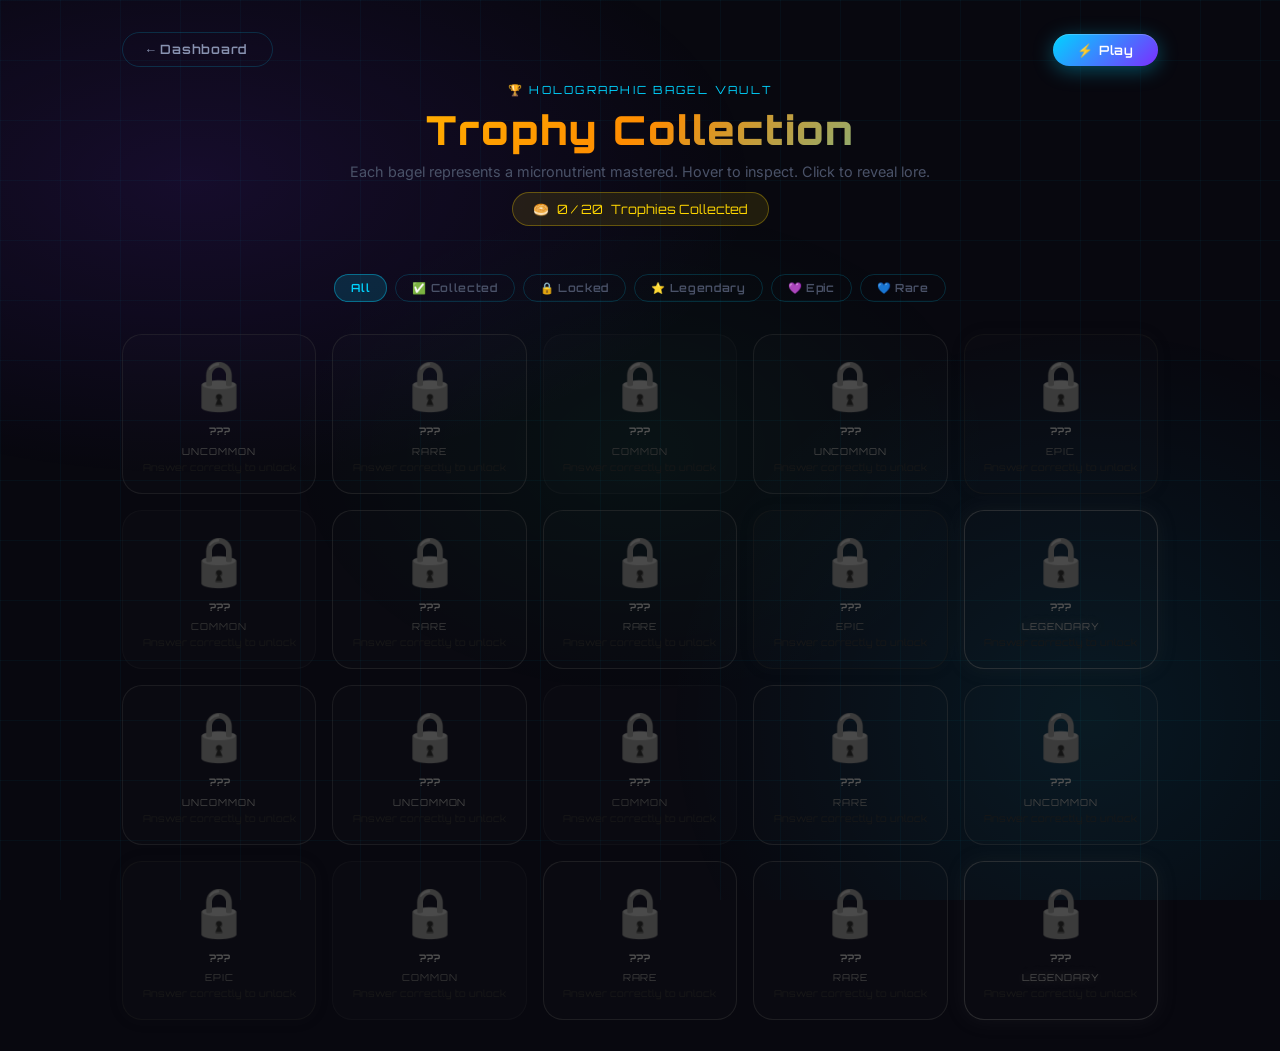
<file: vault.html>
<!DOCTYPE html>
<html lang="en">
<head>
<meta charset="UTF-8">
<meta name="viewport" content="width=device-width,initial-scale=1.0">
<title>Bio-Forge | Holographic Bagel Vault</title>
<link rel="stylesheet" href="styles/main.css">
<style>
.vault-layout{max-width:1100px;margin:0 auto;padding:var(--sp-xl);position:relative;z-index:1}
.vault-header{text-align:center;margin-bottom:var(--sp-2xl)}
.vault-title{font-size:2.5rem;font-weight:900;
  background:linear-gradient(135deg,var(--neon-gold),var(--neon-orange),var(--neon-blue));
  -webkit-background-clip:text;-webkit-text-fill-color:transparent;background-clip:text;
  margin-bottom:8px}
.vault-subtitle{color:var(--text-muted);font-size:0.9rem}
.vault-counter{
  display:inline-flex;align-items:center;gap:8px;
  background:rgba(255,215,0,0.1);border:1px solid rgba(255,215,0,0.3);
  border-radius:var(--r-full);padding:8px 20px;margin-top:12px;
  font-family:'Orbitron',monospace;font-size:0.8rem;color:var(--neon-gold)
}
/* Filter bar */
.filter-bar{display:flex;gap:8px;flex-wrap:wrap;justify-content:center;margin-bottom:var(--sp-xl)}
.filter-btn{padding:6px 16px;border-radius:var(--r-full);font-family:'Orbitron',monospace;
  font-size:0.7rem;letter-spacing:0.06em;font-weight:600;cursor:pointer;
  background:transparent;border:1px solid var(--glass-border);
  color:var(--text-muted);transition:all 0.2s}
.filter-btn.active{background:rgba(0,212,255,0.15);border-color:rgba(0,212,255,0.4);
  color:var(--neon-blue)}
/* Bagel grid */
.bagel-grid{display:grid;grid-template-columns:repeat(auto-fill,minmax(160px,1fr));gap:var(--sp-md)}
/* Bagel card extended */
.bagel-vault-card{
  border-radius:var(--r-lg);padding:20px 12px;text-align:center;
  border:1px solid rgba(255,255,255,0.08);
  background:rgba(255,255,255,0.03);
  cursor:pointer;transition:all var(--t-spring);
  position:relative;overflow:hidden;
}
.bagel-vault-card::before{
  content:'';position:absolute;inset:0;
  background:radial-gradient(ellipse at center, var(--glow-color,rgba(0,212,255,0.08)) 0%, transparent 70%);
  opacity:0;transition:opacity 0.3s;
}
.bagel-vault-card:hover::before,.bagel-vault-card.unlocked:hover::before{opacity:1}
.bagel-vault-card.unlocked{cursor:pointer}
.bagel-vault-card.unlocked:hover{
  transform:translateY(-8px) scale(1.04);
  box-shadow:0 16px 40px var(--glow-shadow,rgba(0,212,255,0.25));
  border-color:var(--glow-color,rgba(0,212,255,0.4));
}
.bagel-vault-card.locked-card{
  filter:grayscale(1) brightness(0.35);
  cursor:default;
}
.bagel-3d-icon{
  font-size:3rem;display:block;margin:0 auto 10px;
  transition:transform 0.3s;
}
.bagel-vault-card.unlocked:hover .bagel-3d-icon{
  animation:bagelVaultSpin 1.2s ease-in-out;
}
@keyframes bagelVaultSpin{
  0%{transform:rotateY(0deg) scale(1)}
  50%{transform:rotateY(180deg) scale(1.15)}
  100%{transform:rotateY(360deg) scale(1)}
}
.bagel-vault-name{font-family:'Orbitron',monospace;font-size:0.65rem;font-weight:700;
  color:var(--text-primary);margin-bottom:6px;line-height:1.4}
.bagel-vault-rarity{font-size:0.6rem;letter-spacing:0.1em;text-transform:uppercase;font-family:'Orbitron',monospace}
.rarity-common .bagel-vault-rarity{color:#8892b0}
.rarity-uncommon .bagel-vault-rarity{color:var(--neon-green)}
.rarity-rare .bagel-vault-rarity{color:var(--neon-blue)}
.rarity-epic .bagel-vault-rarity{color:#b47fff}
.rarity-legendary .bagel-vault-rarity{color:var(--neon-gold);text-shadow:0 0 8px rgba(255,215,0,0.5)}
.locked-text{font-family:'Orbitron',monospace;font-size:0.6rem;color:#444;margin-top:4px}
.earned-date{font-size:0.6rem;color:var(--text-muted);margin-top:4px}
/* Detail modal */
.bagel-modal{
  display:none;position:fixed;inset:0;background:rgba(8,8,15,0.9);
  z-index:1000;align-items:center;justify-content:center;
}
.bagel-modal.active{display:flex}
.bagel-modal-card{
  max-width:420px;width:90%;padding:var(--sp-2xl);text-align:center;
  animation:modalPop 0.4s cubic-bezier(0.34,1.56,0.64,1);
}
@keyframes modalPop{from{transform:scale(0.7) rotate(-3deg);opacity:0}to{transform:scale(1) rotate(0);opacity:1}}
.modal-bagel-icon{font-size:5rem;display:block;margin:0 auto var(--sp-md);
  animation:bagelSpin 3s linear infinite}
.modal-bagel-name{font-size:1.2rem;font-weight:900;margin-bottom:8px}
.modal-bagel-nutrient{font-size:0.8rem;color:var(--text-muted);line-height:1.6;margin-bottom:16px}
.modal-close{position:absolute;top:16px;right:16px;background:none;border:none;
  color:var(--text-muted);font-size:1.5rem;cursor:pointer;padding:4px}
/* Rarity glow borders */
.rarity-legendary{border-color:rgba(255,215,0,0.5)!important;box-shadow:0 0 20px rgba(255,215,0,0.15)!important}
.rarity-epic{border-color:rgba(123,46,255,0.5)!important;box-shadow:0 0 15px rgba(123,46,255,0.1)!important}
.rarity-rare{border-color:rgba(0,212,255,0.4)!important}
.rarity-uncommon{border-color:rgba(0,255,136,0.3)!important}
</style>
</head>
<body>
<div class="bg-nebula"></div>
<div class="bg-grid"></div>

<div class="vault-layout">
  <!-- Header -->
  <div class="vault-header">
    <div style="display:flex;align-items:center;justify-content:space-between;margin-bottom:var(--sp-md);flex-wrap:wrap;gap:var(--sp-md)">
      <a href="dashboard.html" class="btn btn-ghost">← Dashboard</a>
      <div style="display:flex;gap:8px">
        <a href="game.html" class="btn btn-primary">⚡ Play</a>
      </div>
    </div>
    <div style="font-family:'Orbitron',monospace;font-size:0.7rem;color:var(--neon-blue);letter-spacing:0.2em;margin-bottom:8px">🏆 HOLOGRAPHIC BAGEL VAULT</div>
    <h1 class="vault-title">Trophy Collection</h1>
    <p class="vault-subtitle">Each bagel represents a micronutrient mastered. Hover to inspect. Click to reveal lore.</p>
    <div class="vault-counter">
      🥯 <span id="vaultCounter">0 / 20</span> Trophies Collected
    </div>
  </div>

  <!-- Filter bar -->
  <div class="filter-bar">
    <button class="filter-btn active" onclick="filterBagels('all', this)">All</button>
    <button class="filter-btn" onclick="filterBagels('unlocked', this)">✅ Collected</button>
    <button class="filter-btn" onclick="filterBagels('locked', this)">🔒 Locked</button>
    <button class="filter-btn" onclick="filterBagels('legendary', this)">⭐ Legendary</button>
    <button class="filter-btn" onclick="filterBagels('epic', this)">💜 Epic</button>
    <button class="filter-btn" onclick="filterBagels('rare', this)">💙 Rare</button>
  </div>

  <!-- Bagel Grid -->
  <div class="bagel-grid" id="bagelGrid"></div>
</div>

<!-- Bagel Detail Modal -->
<div class="bagel-modal" id="bagelModal">
  <div class="bagel-modal-card glass" style="position:relative">
    <button class="modal-close" onclick="closeModal()">✕</button>
    <span class="modal-bagel-icon" id="modalIcon">🥯</span>
    <div class="modal-bagel-name font-orb text-gold" id="modalName"></div>
    <div class="badge mb-md" id="modalRarity" style="margin:8px auto;display:inline-flex"></div>
    <div class="modal-bagel-nutrient" id="modalNutrient"></div>
    <div class="wardlaw-panel" id="modalWardlaw" style="text-align:left"></div>
    <button class="btn btn-primary mt-lg" onclick="closeModal()">Close Vault</button>
  </div>
</div>

<div class="toast-container" id="toastContainer"></div>

<script src="js/question-bank.js"></script>
<script src="js/game-state.js"></script>
<script>
const s = GS.getState();
const collected = s.bagelsCollected || [];
const collectedIds = new Set(collected.map(b => b.id));

// Build full registry from question bank with nutrient info
const FULL_VAULT = QUESTION_BANK.map(q => ({
  ...q.bagel,
  nutrient: q.nutrient,
  category: q.category,
  wardlaw: q.wardlawPerspective.slice(0, 280) + "…",
  earnedAt: collected.find(b => b.id === q.bagel.id)?.earnedAt
}));

const RARITY_COLORS = {
  common:    { border:"rgba(136,146,176,0.3)", glow:"rgba(136,146,176,0.2)", shadow:"rgba(136,146,176,0.2)" },
  uncommon:  { border:"rgba(0,255,136,0.35)",  glow:"rgba(0,255,136,0.12)", shadow:"rgba(0,255,136,0.25)" },
  rare:      { border:"rgba(0,212,255,0.4)",   glow:"rgba(0,212,255,0.1)",  shadow:"rgba(0,212,255,0.3)" },
  epic:      { border:"rgba(123,46,255,0.5)",  glow:"rgba(123,46,255,0.12)",shadow:"rgba(123,46,255,0.35)" },
  legendary: { border:"rgba(255,215,0,0.55)",  glow:"rgba(255,215,0,0.14)", shadow:"rgba(255,215,0,0.45)" }
};

let currentFilter = "all";

function renderVault(filter = "all") {
  currentFilter = filter;
  const grid = document.getElementById("bagelGrid");
  const items = filter === "all" ? FULL_VAULT :
    filter === "unlocked" ? FULL_VAULT.filter(b => collectedIds.has(b.id)) :
    filter === "locked"   ? FULL_VAULT.filter(b => !collectedIds.has(b.id)) :
    FULL_VAULT.filter(b => b.rarity === filter);

  const total = collected.length;
  document.getElementById("vaultCounter").textContent = `${total} / ${FULL_VAULT.length}`;

  grid.innerHTML = items.map(bagel => {
    const isUnlocked = collectedIds.has(bagel.id);
    const rc = RARITY_COLORS[bagel.rarity] || RARITY_COLORS.common;
    const earnedDate = bagel.earnedAt ? new Date(bagel.earnedAt).toLocaleDateString() : null;
    return `
      <div class="bagel-vault-card rarity-${bagel.rarity} ${isUnlocked ? "unlocked" : "locked-card"}"
           style="--glow-color:${rc.glow};--glow-shadow:${rc.shadow};${isUnlocked ? "border-color:"+rc.border+";" : ""}"
           onclick="${isUnlocked ? `openModal('${bagel.id}')` : ""}">
        <span class="bagel-3d-icon">${isUnlocked ? bagel.icon : "🔒"}</span>
        <div class="bagel-vault-name">${isUnlocked ? bagel.name : "???"}</div>
        <div class="bagel-vault-rarity">${bagel.rarity}</div>
        ${isUnlocked && earnedDate ? `<div class="earned-date">Earned ${earnedDate}</div>` : ""}
        ${!isUnlocked ? `<div class="locked-text">Answer correctly to unlock</div>` : ""}
        ${isUnlocked ? `<div style="margin-top:6px;font-size:0.6rem;color:var(--text-muted)">Click to inspect</div>` : ""}
      </div>
    `;
  }).join("") || `<div style="grid-column:1/-1;text-align:center;padding:40px;color:var(--text-muted)">No trophies match this filter yet.</div>`;
}

function filterBagels(type, btn) {
  document.querySelectorAll(".filter-btn").forEach(b => b.classList.remove("active"));
  btn.classList.add("active");
  renderVault(type);
}

function openModal(id) {
  const bagel = FULL_VAULT.find(b => b.id === id);
  if (!bagel) return;
  const rc = RARITY_COLORS[bagel.rarity] || RARITY_COLORS.common;
  document.getElementById("modalIcon").textContent = bagel.icon;
  document.getElementById("modalName").textContent = bagel.name;
  const badges = { common:"🔘 Common", uncommon:"🟢 Uncommon", rare:"🔵 Rare", epic:"💜 Epic", legendary:"⭐ Legendary" };
  const badgeCls = { common:"badge-blue", uncommon:"badge-green", rare:"badge-blue", epic:"badge-purple", legendary:"badge-gold" };
  document.getElementById("modalRarity").className = `badge ${badgeCls[bagel.rarity] || "badge-blue"} mb-md`;
  document.getElementById("modalRarity").textContent = badges[bagel.rarity] || bagel.rarity;
  document.getElementById("modalNutrient").innerHTML = `<strong style="color:var(--neon-blue)">${bagel.nutrient}</strong><br>${bagel.category.replace(/_/g," ")}`;
  document.getElementById("modalWardlaw").innerHTML = `<div class="wardlaw-title">⚗️ Wardlaw's Highlight</div><div class="wardlaw-text">${bagel.wardlaw}</div>`;
  document.getElementById("bagelModal").classList.add("active");
}

function closeModal() {
  document.getElementById("bagelModal").classList.remove("active");
}

// Close modal on backdrop click
document.getElementById("bagelModal").addEventListener("click", e => {
  if (e.target === document.getElementById("bagelModal")) closeModal();
});

renderVault();
</script>
</body>
</html>
</file>
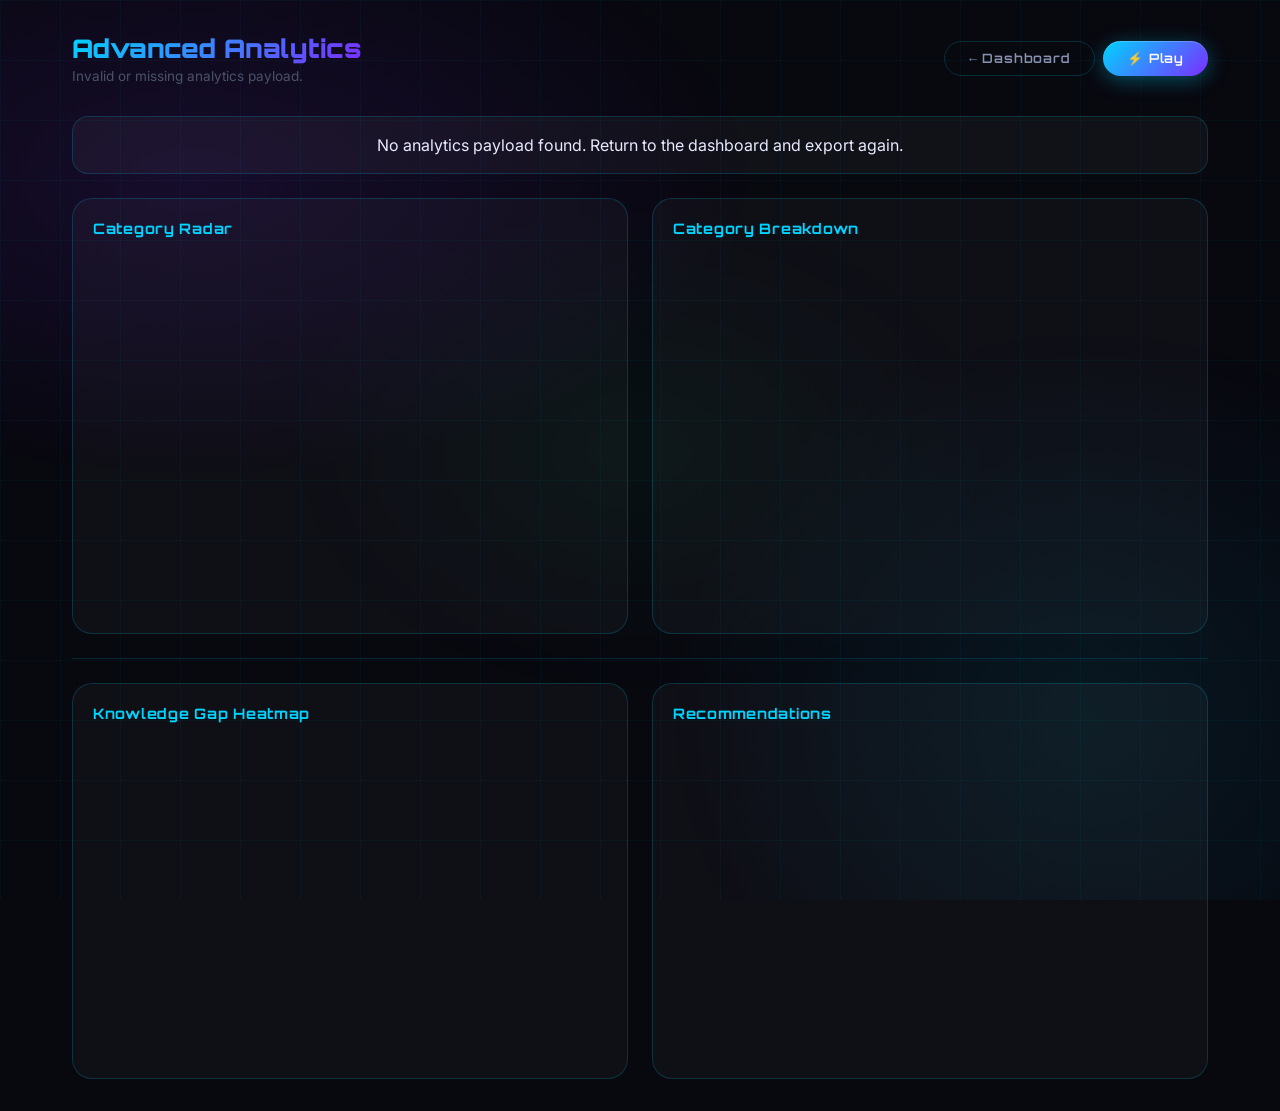
<file: streamlit_app/static/analytics.html>
<!DOCTYPE html>
<html lang="en">
<head>
<meta charset="UTF-8">
<meta name="viewport" content="width=device-width,initial-scale=1.0">
<title>Bio-Forge | Analytics</title>
<link rel="stylesheet" href="styles/main.css">
<script src="https://cdn.plot.ly/plotly-2.35.2.min.js"></script>
<style>
.analytics-layout{max-width:1200px;margin:0 auto;padding:var(--sp-xl);position:relative;z-index:1}
.analytics-header{display:flex;align-items:center;justify-content:space-between;gap:var(--sp-md);flex-wrap:wrap;margin-bottom:var(--sp-xl)}
.analytics-title{font-family:'Orbitron',monospace;font-size:1.6rem;font-weight:900;background:linear-gradient(135deg,var(--neon-blue),var(--neon-purple));-webkit-background-clip:text;-webkit-text-fill-color:transparent}
.analytics-subtitle{color:var(--text-muted);font-size:0.85rem;margin-top:4px}
.metric-card{background:rgba(255,255,255,0.04);border:1px solid var(--glass-border);border-radius:16px;padding:18px;text-align:center}
.metric-val{font-family:'Orbitron',monospace;font-size:1.9rem;font-weight:900}
.metric-label{font-size:0.72rem;color:var(--text-muted);letter-spacing:0.08em;margin-top:4px}
.section-divider{border:none;border-top:1px solid rgba(0,212,255,0.15);margin:24px 0}
.analytics-grid{display:grid;grid-template-columns:repeat(6,1fr);gap:var(--sp-md)}
.panel-grid{display:grid;grid-template-columns:1fr 1fr;gap:24px}
.panel{background:rgba(255,255,255,0.03);border:1px solid var(--glass-border);border-radius:20px;padding:20px}
.panel h3{font-family:'Orbitron',monospace;font-size:0.9rem;margin-bottom:16px;color:var(--neon-blue)}
.rec-list{display:flex;flex-direction:column;gap:12px}
.rec-item{padding:12px 14px;border-radius:14px;background:rgba(255,255,255,0.04);border:1px solid rgba(255,255,255,0.06)}
.rec-item strong{display:block;margin-bottom:4px}
@media(max-width:1000px){.analytics-grid{grid-template-columns:repeat(2,1fr)}.panel-grid{grid-template-columns:1fr}}
</style>
</head>
<body>
<div class="bg-nebula"></div>
<div class="bg-grid"></div>

<div class="analytics-layout">
  <div class="analytics-header">
    <div>
      <div class="analytics-title">Advanced Analytics</div>
      <div class="analytics-subtitle" id="snapshotLabel">Loading snapshot...</div>
    </div>
    <div style="display:flex;gap:8px;flex-wrap:wrap">
      <a href="dashboard.html" class="btn btn-ghost">← Dashboard</a>
      <a href="game.html" class="btn btn-primary">⚡ Play</a>
    </div>
  </div>

  <div class="analytics-grid mb-lg" id="metricCards"></div>

  <div class="panel-grid">
    <div class="panel">
      <h3>Category Radar</h3>
      <div id="radarChart" style="height:360px"></div>
    </div>
    <div class="panel">
      <h3>Category Breakdown</h3>
      <div id="barChart" style="height:360px"></div>
    </div>
  </div>

  <hr class="section-divider">

  <div class="panel-grid">
    <div class="panel">
      <h3>Knowledge Gap Heatmap</h3>
      <div id="gapChart" style="height:320px"></div>
    </div>
    <div class="panel">
      <h3>Recommendations</h3>
      <div class="rec-list" id="recList"></div>
    </div>
  </div>
</div>

<script>
const params = new URLSearchParams(window.location.search);
const encoded = params.get('data');
const snapshotLabel = document.getElementById('snapshotLabel');

function decodePayload(value) {
  try {
    return JSON.parse(atob(value));
  } catch (error) {
    return null;
  }
}

const data = encoded ? decodePayload(encoded) : null;
if (!data) {
  snapshotLabel.textContent = 'Invalid or missing analytics payload.';
  document.getElementById('metricCards').innerHTML = '<div class="metric-card" style="grid-column:1/-1">No analytics payload found. Return to the dashboard and export again.</div>';
} else {
  const totalPts = data.tp || 0;
  const highScore = data.hs || 0;
  const questions = data.qa || 0;
  const correct = data.ca || 0;
  const accuracy = data.acc || 0;
  const maxStreak = data.ms || 0;
  const bagels = data.bc || 0;
  const catStats = data.cs || {};
  const catLabels = {
    fat_soluble_vitamins: 'Fat-Soluble Vitamins',
    water_soluble_vitamins: 'Water-Soluble Vitamins',
    minerals: 'Minerals & Electrolytes'
  };

  const ts = data.ts ? new Date(data.ts).toLocaleString() : 'Unknown';
  snapshotLabel.textContent = `Snapshot: ${ts}`;

  const metrics = [
    ['⭐ Nutri-Points', totalPts, '#ffd700'],
    ['🎯 Accuracy', `${accuracy}%`, '#00ff88'],
    ['📋 Questions', questions, '#00d4ff'],
    ['✅ Correct', correct, '#00ff88'],
    ['🔥 Max Streak', maxStreak, '#ff8c00'],
    ['🥯 Bagels', bagels, '#ffd700']
  ];
  document.getElementById('metricCards').innerHTML = metrics.map(([label, val, color]) => `
    <div class="metric-card">
      <div class="metric-val" style="color:${color}">${val}</div>
      <div class="metric-label">${label}</div>
    </div>
  `).join('');

  const radarLabels = [];
  const radarVals = [];
  const barCats = [];
  const barCorrect = [];
  const barWrong = [];
  const gapCats = [];
  const gapVals = [];
  const gapAcc = [];
  const gapQuestions = [];

  Object.entries(catStats).forEach(([key, value]) => {
    const total = value.total || 0;
    const good = value.correct || 0;
    const pct = total > 0 ? Math.round((good / total) * 1000) / 10 : 0;
    radarLabels.push(catLabels[key] || key);
    radarVals.push(pct);
    barCats.push(catLabels[key] || key);
    barCorrect.push(good);
    barWrong.push(Math.max(total - good, 0));
    gapCats.push(catLabels[key] || key);
    gapVals.push(Math.max(100 - pct, 0));
    gapAcc.push(pct);
    gapQuestions.push(total);
  });

  const radarTrace = {
    type: 'scatterpolar',
    r: radarVals.concat(radarVals[0] || 0),
    theta: radarLabels.concat(radarLabels[0] || ''),
    fill: 'toself',
    fillcolor: 'rgba(0, 212, 255, 0.18)',
    line: { color: '#00d4ff', width: 2 },
    marker: { color: '#00d4ff', size: 8 },
    name: 'Accuracy %'
  };
  Plotly.newPlot('radarChart', [radarTrace], {
    paper_bgcolor: 'rgba(0,0,0,0)',
    plot_bgcolor: 'rgba(0,0,0,0)',
    margin: { t: 30, b: 40, l: 40, r: 40 },
    polar: {
      radialaxis: { visible: true, range: [0, 100], tickfont: { color: '#8892b0', size: 10 }, gridcolor: 'rgba(255,255,255,0.08)' },
      angularaxis: { tickfont: { color: '#e8eaff', size: 11 }, gridcolor: 'rgba(255,255,255,0.08)' }
    },
    font: { color: '#e8eaff' },
    showlegend: false
  }, {displayModeBar: false, responsive: true});

  Plotly.newPlot('barChart', [
    { type: 'bar', x: barCats, y: barCorrect, name: 'Correct', marker: { color: '#00ff88' }, text: barCorrect, textposition: 'inside' },
    { type: 'bar', x: barCats, y: barWrong, name: 'Wrong', marker: { color: '#ff3366' }, text: barWrong, textposition: 'inside' }
  ], {
    barmode: 'stack',
    paper_bgcolor: 'rgba(0,0,0,0)',
    plot_bgcolor: 'rgba(0,0,0,0)',
    margin: { t: 20, b: 20, l: 20, r: 20 },
    font: { color: '#e8eaff' },
    legend: { bgcolor: 'rgba(0,0,0,0)', font: { color: '#e8eaff' } },
    xaxis: { gridcolor: 'rgba(255,255,255,0.05)', tickfont: { size: 10 } },
    yaxis: { gridcolor: 'rgba(255,255,255,0.05)' }
  }, {displayModeBar: false, responsive: true});

  Plotly.newPlot('gapChart', [{
    type: 'bar',
    x: gapVals,
    y: gapCats,
    orientation: 'h',
    text: gapVals.map(v => `${v}% gap`),
    textposition: 'outside',
    marker: { color: gapVals, colorscale: [[0, '#00ff88'], [0.5, '#ffd700'], [1, '#ff3366']], cmin: 0, cmax: 100 }
  }], {
    paper_bgcolor: 'rgba(0,0,0,0)',
    plot_bgcolor: 'rgba(0,0,0,0)',
    margin: { t: 10, b: 10, l: 20, r: 30 },
    font: { color: '#e8eaff' },
    xaxis: { range: [0, 100], gridcolor: 'rgba(255,255,255,0.05)' },
    yaxis: { gridcolor: 'rgba(255,255,255,0.05)' },
    showlegend: false
  }, {displayModeBar: false, responsive: true});

  const recList = [];
  if (accuracy < 50) {
    recList.push(['High Priority', 'Your overall accuracy is below 50%. Review foundational micronutrient pathophysiology before your next session.']);
  } else if (accuracy < 70) {
    recList.push(['Improving', 'Accuracy is between 50–70%. Focus on RDAs, ULs, and symptom-pattern recognition.']);
  } else {
    recList.push(['Strong Performance', 'Accuracy above 70%. Push into harder clinical cases and keep the streak going.']);
  }
  if (maxStreak >= 5) recList.push(['Streak Master', `Your ${maxStreak}x max streak shows exceptional consistency.`]);
  if (bagels < 5 && questions > 0) recList.push(['Vault Seeker', 'You have only a few bagels collected. Answer more questions correctly to expand the collection.']);
  if (bagels >= 15) recList.push(['Vault Champion', `Incredible! ${bagels}/20 bagels collected.`]);

  document.getElementById('recList').innerHTML = recList.map(([title, message]) => `
    <div class="rec-item">
      <strong>${title}</strong>
      <span class="text-muted">${message}</span>
    </div>
  `).join('');
}
</script>
</body>
</html>
</file>
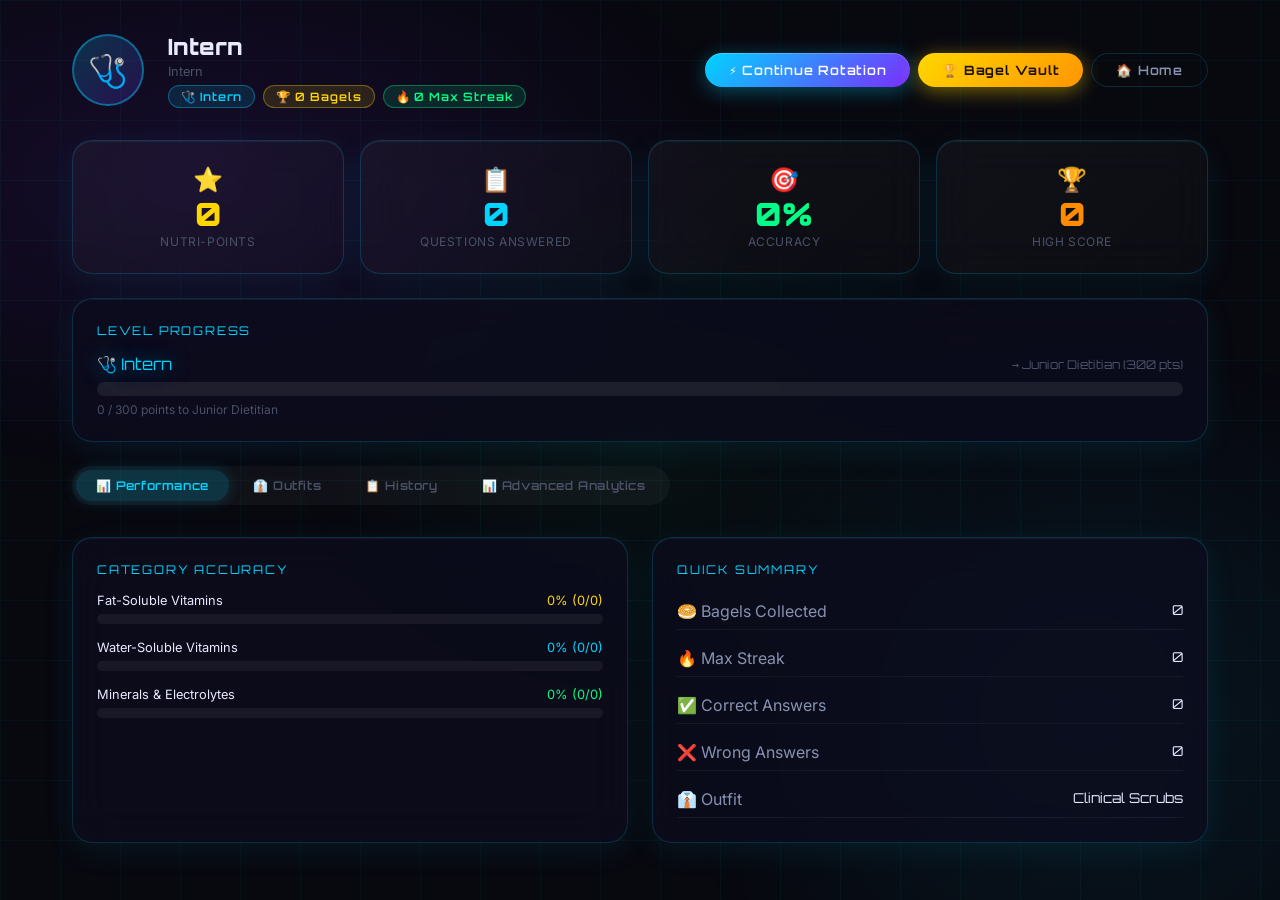
<file: streamlit_app/static/dashboard.html>
<!DOCTYPE html>
<html lang="en">
<head>
<meta charset="UTF-8">
<meta name="viewport" content="width=device-width,initial-scale=1.0">
<title>Bio-Forge | Dashboard</title>
<link rel="stylesheet" href="styles/main.css">
<style>
.dash-layout{max-width:1200px;margin:0 auto;padding:var(--sp-xl);position:relative;z-index:1}
.dash-header{display:flex;align-items:center;justify-content:space-between;flex-wrap:wrap;
  gap:var(--sp-md);margin-bottom:var(--sp-xl)}
.player-hero{display:flex;align-items:center;gap:var(--sp-lg)}
.player-avatar-icon{width:72px;height:72px;border-radius:50%;
  background:linear-gradient(135deg,rgba(0,212,255,0.2),rgba(123,46,255,0.2));
  border:2px solid rgba(0,212,255,0.4);display:flex;align-items:center;justify-content:center;
  font-size:2rem}
.player-name{font-family:'Orbitron',monospace;font-size:1.4rem;font-weight:900}
.player-title{font-size:0.8rem;color:var(--text-muted);margin-top:4px}
.section-title{font-family:'Orbitron',monospace;font-size:0.75rem;letter-spacing:0.15em;
  color:var(--neon-blue);text-transform:uppercase;margin-bottom:var(--sp-md)}
.tab-nav{display:flex;gap:4px;background:rgba(255,255,255,0.04);border-radius:var(--r-full);
  padding:4px;margin-bottom:var(--sp-xl);width:fit-content}
.tab-btn{padding:8px 20px;border-radius:var(--r-full);font-family:'Orbitron',monospace;
  font-size:0.75rem;letter-spacing:0.05em;color:var(--text-muted);background:transparent;
  border:none;cursor:pointer;transition:all 0.2s;font-weight:600}
.tab-btn.active{background:rgba(0,212,255,0.18);color:var(--neon-blue);
  box-shadow:0 0 15px rgba(0,212,255,0.2)}
.tab-content{display:none}
.tab-content.active{display:block}
/* Category bars */
.cat-bar-wrap{margin-bottom:var(--sp-md)}
.cat-bar-label{display:flex;justify-content:space-between;font-size:0.8rem;margin-bottom:6px}
.cat-bar-track{background:rgba(255,255,255,0.06);border-radius:var(--r-full);height:10px;overflow:hidden}
.cat-bar-fill{height:100%;border-radius:var(--r-full);transition:width 1.2s cubic-bezier(0.34,1.56,0.64,1)}
/* Outfit grid */
.outfit-card{
  border-radius:var(--r-lg);padding:var(--sp-lg) var(--sp-md);text-align:center;
  background:rgba(255,255,255,0.03);border:1px solid var(--glass-border);
  cursor:pointer;transition:all var(--t-spring);
}
.outfit-card.equipped{border-color:var(--neon-green);background:rgba(0,255,136,0.06)}
.outfit-card.locked{opacity:0.5;pointer-events:none}
.outfit-card.unlocked:not(.equipped):hover{border-color:var(--neon-blue);transform:translateY(-3px)}
.outfit-icon-lg{font-size:3rem;margin-bottom:var(--sp-sm);display:block}
.outfit-name{font-family:'Orbitron',monospace;font-size:0.7rem;color:var(--text-primary);margin-bottom:4px}
.outfit-cost{font-size:0.72rem;color:var(--neon-gold)}
/* Code box */
.code-box{
  background:rgba(0,0,0,0.4);border:1px solid var(--glass-border);
  border-radius:var(--r-md);padding:var(--sp-md);
  font-family:monospace;font-size:0.75rem;color:var(--neon-green);
  word-break:break-all;line-height:1.6;position:relative;
}
.copy-btn{position:absolute;top:8px;right:8px}
/* History table */
.hist-table{width:100%;border-collapse:collapse;font-size:0.82rem}
.hist-table th{font-family:'Orbitron',monospace;font-size:0.65rem;letter-spacing:0.08em;
  color:var(--text-muted);text-align:left;padding:8px 12px;border-bottom:1px solid var(--glass-border)}
.hist-table td{padding:10px 12px;border-bottom:1px solid rgba(255,255,255,0.04)}
.hist-table tr:hover td{background:rgba(255,255,255,0.03)}
.correct-mark{color:var(--neon-green)}
.wrong-mark{color:var(--neon-red)}
</style>
</head>
<body>
<div class="bg-nebula"></div>
<div class="bg-grid"></div>

<div class="dash-layout">
  <!-- Header -->
  <div class="dash-header">
    <div class="player-hero">
      <div class="player-avatar-icon" id="playerIcon">🧑‍⚕️</div>
      <div>
        <div class="player-name" id="playerName">—</div>
        <div class="player-title" id="playerTitle">Loading...</div>
        <div style="margin-top:6px;display:flex;gap:8px;flex-wrap:wrap" id="headerBadges"></div>
      </div>
    </div>
    <div style="display:flex;gap:8px;flex-wrap:wrap">
      <a href="game.html" class="btn btn-primary">⚡ Continue Rotation</a>
      <a href="vault.html" class="btn btn-gold">🏆 Bagel Vault</a>
      <a href="index.html" class="btn btn-ghost">🏠 Home</a>
    </div>
  </div>

  <!-- Stat cards -->
  <div class="grid-4 mb-lg" id="statCards"></div>

  <!-- XP Progress -->
  <div class="glass p-lg mb-lg">
    <div class="section-title">Level Progress</div>
    <div style="display:flex;justify-content:space-between;align-items:center;margin-bottom:8px">
      <span class="font-orb text-blue" id="currentLevelName">—</span>
      <span class="font-orb" style="font-size:0.75rem;color:var(--text-muted)" id="nextLevelName">—</span>
    </div>
    <div class="xp-bar-wrap" style="height:14px;border-radius:7px">
      <div class="xp-bar" id="xpBar" style="width:0%;height:100%;border-radius:7px"></div>
    </div>
    <div style="font-size:0.75rem;color:var(--text-muted);margin-top:6px" id="xpLabel"></div>
  </div>

  <!-- Tabs -->
  <div class="tab-nav">
    <button class="tab-btn active" onclick="switchTab('stats')">📊 Performance</button>
    <button class="tab-btn" onclick="switchTab('outfits')">👔 Outfits</button>
    <button class="tab-btn" onclick="switchTab('history')">📋 History</button>
    <button class="tab-btn" onclick="switchTab('export')">📊 Advanced Analytics</button>
  </div>

  <!-- Tab: Stats -->
  <div class="tab-content active" id="tab-stats">
    <div class="grid-2" style="gap:24px">
      <div class="glass p-lg">
        <div class="section-title">Category Accuracy</div>
        <div id="catBars"></div>
      </div>
      <div class="glass p-lg">
        <div class="section-title">Quick Summary</div>
        <div id="summaryList" style="display:flex;flex-direction:column;gap:10px"></div>
      </div>
    </div>
  </div>

  <!-- Tab: Outfits -->
  <div class="tab-content" id="tab-outfits">
    <div class="glass p-lg">
      <div class="section-title">Outfit Collection</div>
      <p class="text-muted text-sm mb-lg">Spend Nutri-Points to unlock professional attire for your nutritionist.</p>
      <div class="grid-3" id="outfitGrid"></div>
    </div>
  </div>

  <!-- Tab: History -->
  <div class="tab-content" id="tab-history">
    <div class="glass p-lg">
      <div class="section-title">Answer History (Last 20)</div>
      <div style="overflow-x:auto">
        <table class="hist-table">
          <thead>
            <tr>
              <th>#</th><th>Nutrient</th><th>Category</th><th>Result</th><th>Type</th><th>Points</th><th>Time</th>
            </tr>
          </thead>
          <tbody id="historyBody"></tbody>
        </table>
      </div>
    </div>
  </div>

  <!-- Tab: Export -->
  <div class="tab-content" id="tab-export">
    <div class="glass p-lg" style="max-width:700px">
      <div class="section-title">Advanced Streamlit Analytics</div>
      <p class="text-muted text-sm mb-lg">
        Launch the 
        <strong style="color:var(--neon-blue)">Bio-Forge Streamlit Analytics Dashboard</strong> 
        to see deep analytical insights on your performance.
      </p>
      <button class="btn btn-primary mb-md" onclick="launchAnalytics()">⚗️ View Advanced Analytics</button>
      <div style="margin-top:20px">
        <button class="btn btn-danger btn-sm" onclick="confirmReset()">🗑 Reset Progress</button>
      </div>
    </div>
  </div>
</div>

<div class="toast-container" id="toastContainer"></div>

<script src="js/question-bank.js"></script>
<script src="js/game-state.js"></script>
<script>
// ---- Load data ----
const s = GS.getState();
const pts = s.totalPoints || 0;
const lv  = GS.getLevel(pts);
const nlv = GS.getNextLevel(pts);

// Player header
document.getElementById("playerIcon").textContent = lv.icon || "🧑‍⚕️";
document.getElementById("playerName").textContent = s.playerName || "Intern";
document.getElementById("playerTitle").textContent = lv.name;
document.getElementById("headerBadges").innerHTML = `
  <span class="badge badge-blue">${lv.icon} ${lv.name}</span>
  <span class="badge badge-gold">🏆 ${s.bagelsCollected?.length || 0} Bagels</span>
  <span class="badge badge-green">🔥 ${s.maxStreak || 0} Max Streak</span>
`;

// Stat cards
const stats = [
  { label:"NUTRI-POINTS", val:(pts).toLocaleString(), color:"var(--neon-gold)", icon:"⭐" },
  { label:"QUESTIONS ANSWERED", val: s.questionsAnswered || 0, color:"var(--neon-blue)", icon:"📋" },
  { label:"ACCURACY", val: (s.accuracy || 0)+"%", color:"var(--neon-green)", icon:"🎯" },
  { label:"HIGH SCORE", val: (s.highScore || 0).toLocaleString(), color:"var(--neon-orange)", icon:"🏆" }
];
document.getElementById("statCards").innerHTML = stats.map(s => `
  <div class="stat-card glass">
    <div style="font-size:1.5rem;margin-bottom:4px">${s.icon}</div>
    <div class="stat-val" style="color:${s.color}">${s.val}</div>
    <div class="stat-label">${s.label}</div>
  </div>`).join("");

// XP bar
const prog = GS.getLevelProgress(pts);
document.getElementById("xpBar").style.width = (prog * 100) + "%";
document.getElementById("currentLevelName").textContent = `${lv.icon} ${lv.name}`;
document.getElementById("nextLevelName").textContent = nlv ? `→ ${nlv.name} (${nlv.minPoints} pts)` : "🏆 Max Level Reached";
document.getElementById("xpLabel").textContent = nlv
  ? `${pts} / ${nlv.minPoints} points to ${nlv.name}`
  : "You've reached the pinnacle!";

// Category bars
const CAT_COLORS = { fat_soluble_vitamins:"#ffd700", water_soluble_vitamins:"#00d4ff", minerals:"#00ff88" };
const CAT_LABELS = { fat_soluble_vitamins:"Fat-Soluble Vitamins", water_soluble_vitamins:"Water-Soluble Vitamins", minerals:"Minerals & Electrolytes" };
const catStats = s.categoryStats || {};
document.getElementById("catBars").innerHTML = Object.entries(catStats).map(([k, v]) => {
  const pct = v.total > 0 ? Math.round((v.correct/v.total)*100) : 0;
  return `
    <div class="cat-bar-wrap">
      <div class="cat-bar-label">
        <span style="color:var(--text-primary)">${CAT_LABELS[k] || k}</span>
        <span style="color:${CAT_COLORS[k]}">${pct}% (${v.correct}/${v.total})</span>
      </div>
      <div class="cat-bar-track">
        <div class="cat-bar-fill" style="width:${pct}%;background:${CAT_COLORS[k]}"></div>
      </div>
    </div>`;
}).join("") || '<div class="text-muted text-sm">No data yet — play a round first!</div>';

// Summary list
document.getElementById("summaryList").innerHTML = [
  ["🥯 Bagels Collected", s.bagelsCollected?.length || 0],
  ["🔥 Max Streak", s.maxStreak || 0],
  ["✅ Correct Answers", s.correctAnswers || 0],
  ["❌ Wrong Answers", (s.questionsAnswered||0) - (s.correctAnswers||0)],
  ["👔 Outfit", GS.getOutfits().find(o=>o.equipped)?.label || "Scrubs"]
].map(([l,v]) => `
  <div style="display:flex;justify-content:space-between;padding:8px 0;border-bottom:1px solid rgba(255,255,255,0.05)">
    <span class="text-muted">${l}</span>
    <span class="font-orb" style="font-size:0.85rem">${v}</span>
  </div>`).join("");

// Outfit grid
function renderOutfits() {
  const outfits = GS.getOutfits();
  document.getElementById("outfitGrid").innerHTML = outfits.map(o => `
    <div class="outfit-card ${o.equipped ? "equipped" : ""} ${o.unlocked ? "unlocked" : "locked"}"
         onclick="${o.unlocked && !o.equipped ? `equipOutfit('${o.id}')` : !o.unlocked ? `purchaseOutfit('${o.id}')` : ""}">
      <span class="outfit-icon-lg">${o.icon}</span>
      <div class="outfit-name">${o.label}</div>
      ${o.equipped ? '<span class="badge badge-green mt-sm">✓ Equipped</span>' :
        o.unlocked  ? '<button class="btn btn-sm btn-ghost mt-sm">Equip</button>' :
        `<div class="outfit-cost mt-sm">🌟 ${o.cost} pts</div>
         <button class="btn btn-sm ${o.canAfford ? "btn-gold" : "btn-ghost"} mt-sm">${o.canAfford ? "Unlock" : "Need "+o.cost+" pts"}</button>`
      }
    </div>`).join("");
}
renderOutfits();

function equipOutfit(id) { GS.equipOutfit(id); renderOutfits(); showToast("Outfit equipped!","success"); }
function purchaseOutfit(id) {
  const ok = GS.purchaseOutfit(id);
  if (ok) { renderOutfits(); showToast("Outfit unlocked! 🎉","success"); }
  else showToast("Not enough Nutri-Points!","error");
}

// History
const hist = [...(s.history || [])].reverse().slice(0, 20);
document.getElementById("historyBody").innerHTML = hist.length ? hist.map((h, i) => {
  const d = new Date(h.timestamp);
  const time = d.toLocaleTimeString([], {hour:"2-digit",minute:"2-digit"});
  const typeIcons = { optimal:"🟢 Optimal", deficient:"🟡 Insufficient", toxic:"🔴 Toxic" };
  return `<tr>
    <td class="text-muted">${hist.length - i}</td>
    <td>${h.nutrient || "—"}</td>
    <td><span class="badge badge-blue" style="font-size:0.6rem">${CAT_LABELS[h.category]?.split(" ")[0] || h.category || "—"}</span></td>
    <td class="${h.correct ? "correct-mark" : "wrong-mark"}">${h.correct ? "✅ Correct" : "❌ Wrong"}</td>
    <td style="font-size:0.75rem">${typeIcons[h.chosenType] || h.chosenType}</td>
    <td style="color:${h.pointsEarned >= 0 ? "var(--neon-green)" : "var(--neon-red)"}">${h.pointsEarned >= 0 ? "+" : ""}${h.pointsEarned}</td>
    <td class="text-muted" style="font-size:0.72rem">${time}</td>
  </tr>`;
}).join("") : `<tr><td colspan="7" style="text-align:center;padding:24px;color:var(--text-muted)">No game history yet. Play a round!</td></tr>`;

// Tab switching
function switchTab(tab) {
  document.querySelectorAll(".tab-content").forEach(t => t.classList.remove("active"));
  document.querySelectorAll(".tab-btn").forEach(b => b.classList.remove("active"));
  document.getElementById(`tab-${tab}`).classList.add("active");
  event.target.classList.add("active");
}

// Export
function launchAnalytics() {
  const code = GS.generateProgressCode();
  window.location.href = "analytics.html?data=" + encodeURIComponent(code);
}

function confirmReset() {
  if (confirm("⚠️ This will permanently delete all progress. Are you sure?")) {
    GS.reset();
    showToast("Progress reset. Starting fresh!","info");
    setTimeout(() => window.location.href = "index.html", 1500);
  }
}

function showToast(msg, type="info") {
  const tc = document.getElementById("toastContainer");
  const t = document.createElement("div");
  t.className = `toast toast-${type}`;
  t.textContent = msg;
  tc.appendChild(t);
  setTimeout(() => { t.classList.add("toast-out"); setTimeout(()=>t.remove(),350); }, 3000);
}
</script>
</body>
</html>
</file>
<file: styles/main.css>
/* ================================================================
   KINETIC ALCHEMY: THE BIO-FORGE — Design System
   ================================================================ */

@import url('https://fonts.googleapis.com/css2?family=Orbitron:wght@400;600;700;900&family=Inter:wght@300;400;500;600;700&display=swap');

/* ===== DESIGN TOKENS ===== */
:root {
  --bg-deep: #08080f;
  --bg-primary: #0d0d1e;
  --bg-secondary: #12122a;
  --bg-card: rgba(255,255,255,0.04);
  --bg-card-hover: rgba(255,255,255,0.07);
  --glass-bg: rgba(13,13,30,0.75);
  --glass-border: rgba(0,212,255,0.18);
  --glass-shadow: 0 8px 32px rgba(0,212,255,0.08);

  --neon-blue: #00d4ff;
  --neon-blue-dim: rgba(0,212,255,0.15);
  --neon-purple: #7b2eff;
  --neon-green: #00ff88;
  --neon-red: #ff3366;
  --neon-gold: #ffd700;
  --neon-orange: #ff8c00;

  --text-primary: #e8eaff;
  --text-secondary: #8892b0;
  --text-muted: #4a5268;

  --sp-xs: 0.25rem; --sp-sm: 0.5rem; --sp-md: 1rem;
  --sp-lg: 1.5rem;  --sp-xl: 2rem;   --sp-2xl: 3rem;

  --r-sm: 8px; --r-md: 12px; --r-lg: 20px;
  --r-xl: 32px; --r-full: 9999px;

  --t-base: 0.3s ease;
  --t-slow: 0.6s ease;
  --t-spring: 0.4s cubic-bezier(0.34,1.56,0.64,1);
  --t-bounce: 0.5s cubic-bezier(0.68,-0.55,0.265,1.55);
}

/* ===== RESET ===== */
*,*::before,*::after{box-sizing:border-box;margin:0;padding:0}
html{font-size:16px;scroll-behavior:smooth}
body{
  font-family:'Inter',system-ui,sans-serif;
  background:var(--bg-deep);
  color:var(--text-primary);
  min-height:100vh;
  overflow-x:hidden;
  -webkit-font-smoothing:antialiased;
}
a{text-decoration:none;color:inherit}
button{cursor:pointer;border:none;background:none;font-family:inherit}
input{font-family:inherit}

/* ===== ANIMATED BACKGROUND ===== */
.bg-nebula{
  position:fixed;inset:0;
  background:
    radial-gradient(ellipse 80% 60% at 15% 20%, rgba(123,46,255,0.12) 0%, transparent 55%),
    radial-gradient(ellipse 60% 80% at 85% 80%, rgba(0,212,255,0.08) 0%, transparent 55%),
    radial-gradient(ellipse 40% 40% at 50% 50%, rgba(0,255,136,0.04) 0%, transparent 70%);
  pointer-events:none;z-index:0;
}

/* Animated grid lines */
.bg-grid{
  position:fixed;inset:0;
  background-image:
    linear-gradient(rgba(0,212,255,0.04) 1px, transparent 1px),
    linear-gradient(90deg, rgba(0,212,255,0.04) 1px, transparent 1px);
  background-size:60px 60px;
  pointer-events:none;z-index:0;
  animation:gridScroll 20s linear infinite;
}
@keyframes gridScroll{to{background-position:60px 60px}}

/* ===== TYPOGRAPHY ===== */
h1,h2,h3,.heading{font-family:'Orbitron',monospace;font-weight:700;letter-spacing:0.05em}
.text-blue{color:var(--neon-blue);text-shadow:0 0 20px rgba(0,212,255,0.6),0 0 40px rgba(0,212,255,0.3)}
.text-gold{color:var(--neon-gold);text-shadow:0 0 20px rgba(255,215,0,0.6)}
.text-green{color:var(--neon-green);text-shadow:0 0 20px rgba(0,255,136,0.6)}
.text-red{color:var(--neon-red);text-shadow:0 0 20px rgba(255,51,102,0.6)}
.text-muted{color:var(--text-secondary)}
.font-orb{font-family:'Orbitron',monospace}

/* ===== GLASS CARD ===== */
.glass{
  background:var(--glass-bg);
  border:1px solid var(--glass-border);
  border-radius:var(--r-lg);
  backdrop-filter:blur(20px);
  -webkit-backdrop-filter:blur(20px);
  box-shadow:var(--glass-shadow),inset 0 1px 0 rgba(255,255,255,0.05);
}
.glass-hover{transition:all var(--t-base)}
.glass-hover:hover{
  border-color:rgba(0,212,255,0.35);
  box-shadow:0 8px 32px rgba(0,212,255,0.18),inset 0 1px 0 rgba(255,255,255,0.08);
  transform:translateY(-2px);
}

/* ===== BUTTONS ===== */
.btn{
  display:inline-flex;align-items:center;gap:var(--sp-sm);
  padding:var(--sp-sm) var(--sp-lg);
  border-radius:var(--r-full);
  font-family:'Orbitron',monospace;font-weight:600;font-size:0.8rem;
  letter-spacing:0.06em;cursor:pointer;
  transition:all var(--t-spring);text-decoration:none;
  position:relative;overflow:hidden;border:none;
}
.btn::after{
  content:'';position:absolute;inset:0;
  background:linear-gradient(135deg,rgba(255,255,255,0.12),transparent);
  opacity:0;transition:opacity var(--t-base);
}
.btn:hover::after{opacity:1}
.btn:active{transform:scale(0.97)!important}

.btn-primary{
  background:linear-gradient(135deg,var(--neon-blue),var(--neon-purple));
  color:#fff;box-shadow:0 4px 20px rgba(0,212,255,0.35),inset 0 1px 0 rgba(255,255,255,0.2);
}
.btn-primary:hover{transform:translateY(-2px) scale(1.02);box-shadow:0 8px 30px rgba(0,212,255,0.55)}

.btn-gold{
  background:linear-gradient(135deg,#ffd700,#ff9500);
  color:#1a1000;font-weight:700;
  box-shadow:0 4px 20px rgba(255,215,0,0.45);
}
.btn-gold:hover{transform:translateY(-2px) scale(1.02);box-shadow:0 8px 30px rgba(255,215,0,0.65)}

.btn-ghost{
  background:transparent;border:1px solid var(--glass-border);
  color:var(--text-secondary);
}
.btn-ghost:hover{border-color:var(--neon-blue);color:var(--neon-blue);box-shadow:0 0 15px rgba(0,212,255,0.2)}

.btn-danger{
  background:linear-gradient(135deg,#ff3366,#ff6b35);
  color:#fff;box-shadow:0 4px 20px rgba(255,51,102,0.35);
}
.btn-lg{padding:var(--sp-md) var(--sp-xl);font-size:0.9rem}
.btn-sm{padding:var(--sp-xs) var(--sp-md);font-size:0.75rem}
.btn:disabled{opacity:0.4;pointer-events:none}

/* ===== BADGES ===== */
.badge{
  display:inline-flex;align-items:center;gap:4px;
  padding:3px 12px;border-radius:var(--r-full);
  font-family:'Orbitron',monospace;font-size:0.72rem;font-weight:600;letter-spacing:0.08em;
}
.badge-blue{background:rgba(0,212,255,0.12);border:1px solid rgba(0,212,255,0.35);color:var(--neon-blue)}
.badge-gold{background:rgba(255,215,0,0.12);border:1px solid rgba(255,215,0,0.35);color:var(--neon-gold)}
.badge-green{background:rgba(0,255,136,0.12);border:1px solid rgba(0,255,136,0.35);color:var(--neon-green)}
.badge-red{background:rgba(255,51,102,0.12);border:1px solid rgba(255,51,102,0.35);color:var(--neon-red)}
.badge-purple{background:rgba(123,46,255,0.12);border:1px solid rgba(123,46,255,0.35);color:#b47fff}

/* ===== FORM INPUTS ===== */
.input-field{
  width:100%;padding:var(--sp-sm) var(--sp-md);
  background:rgba(255,255,255,0.05);
  border:1px solid var(--glass-border);
  border-radius:var(--r-md);
  color:var(--text-primary);font-size:0.95rem;
  transition:all var(--t-base);outline:none;
}
.input-field::placeholder{color:var(--text-muted)}
.input-field:focus{border-color:var(--neon-blue);box-shadow:0 0 0 3px rgba(0,212,255,0.15)}
.input-group{position:relative;margin-bottom:var(--sp-md)}
.input-label{display:block;font-size:0.8rem;font-weight:600;color:var(--text-secondary);margin-bottom:6px;letter-spacing:0.05em}
.input-icon{position:absolute;left:12px;top:50%;transform:translateY(-50%);color:var(--text-muted);font-size:1.1rem}
.input-field.with-icon{padding-left:2.5rem}

/* ===== AVATAR STAGE ===== */
.avatar-stage{
  position:relative;width:320px;height:420px;
  margin:0 auto;border-radius:var(--r-xl);
  background:radial-gradient(ellipse at center, rgba(0,212,255,0.06) 0%, transparent 70%);
  border:1px solid rgba(0,212,255,0.12);
  overflow:visible;
  transition:all var(--t-slow);
}
.avatar-stage::before{
  content:'';position:absolute;inset:-2px;border-radius:calc(var(--r-xl)+2px);
  background:linear-gradient(135deg,rgba(0,212,255,0.3),transparent,rgba(123,46,255,0.3));
  z-index:-1;opacity:0.5;animation:ringRotate 8s linear infinite;
}
@keyframes ringRotate{to{transform:rotate(360deg)}}

.avatar-img{
  width:100%;height:100%;object-fit:contain;
  border-radius:var(--r-xl);
  transition:filter 0.6s ease, transform 0.4s ease;
  position:relative;z-index:1;
}

/* Avatar State Filters */
.avatar-img.state-healthy{filter:saturate(1.2) brightness(1.05)}
.avatar-img.state-vitaminA_deficiency{filter:saturate(0.6) brightness(0.85) contrast(1.1)}
.avatar-img.state-vitaminA_toxicity{filter:saturate(1.6) hue-rotate(10deg) brightness(0.9)}
.avatar-img.state-vitaminD_deficiency{filter:saturate(0.5) brightness(0.8) sepia(0.3)}
.avatar-img.state-vitaminK_deficiency{filter:saturate(0.7) brightness(0.9)}
.avatar-img.state-vitaminE_deficiency{filter:saturate(0.65) brightness(0.88) contrast(1.05)}
.avatar-img.state-vitaminC_deficiency{filter:saturate(0.55) brightness(0.82) contrast(1.15)}
.avatar-img.state-thiamine_deficiency{filter:saturate(0.4) brightness(0.75) sepia(0.2)}
.avatar-img.state-niacin_deficiency{filter:saturate(1.3) hue-rotate(15deg) brightness(0.85)}
.avatar-img.state-folate_deficiency{filter:saturate(0.5) brightness(0.8)}
.avatar-img.state-b12_deficiency{filter:saturate(0.45) brightness(0.78) sepia(0.15)}
.avatar-img.state-iron_deficiency{filter:saturate(0.3) brightness(0.75) contrast(1.1)}
.avatar-img.state-zinc_deficiency{filter:saturate(0.7) brightness(0.88) sepia(0.15)}
.avatar-img.state-calcium_deficiency{filter:saturate(0.6) brightness(0.85)}
.avatar-img.state-magnesium_deficiency{filter:saturate(0.65) brightness(0.82) contrast(1.1)}
.avatar-img.state-iodine_deficiency{filter:saturate(0.6) brightness(0.83)}
.avatar-img.state-selenium_deficiency{filter:saturate(0.55) brightness(0.8) contrast(1.08)}
.avatar-img.state-riboflavin_deficiency{filter:saturate(0.7) brightness(0.87) hue-rotate(5deg)}
.avatar-img.state-biotin_deficiency{filter:saturate(0.65) brightness(0.85) sepia(0.1)}
.avatar-img.state-potassium_deficiency{filter:saturate(0.5) brightness(0.8)}
.avatar-img.state-phosphorus_deficiency{filter:saturate(0.45) brightness(0.75) contrast(1.1)}

/* Avatar Animation States */
.avatar-img.anim-success{animation:goldTransmute 1s ease forwards}
.avatar-img.anim-failure{animation:redDistress 0.7s ease}
.avatar-img.anim-toxic{animation:toxicShake 0.8s ease}
.avatar-img.anim-celebrate{animation:celebrate 1.2s ease forwards}

@keyframes goldTransmute{
  0%{filter:brightness(1);transform:scale(1)}
  30%{filter:brightness(2) saturate(3) sepia(0.5) hue-rotate(15deg);transform:scale(1.05)}
  60%{filter:brightness(1.5) saturate(2) hue-rotate(30deg);transform:scale(1.03)}
  100%{filter:saturate(1.3) brightness(1.1);transform:scale(1)}
}
@keyframes redDistress{
  0%,100%{transform:translateX(0);filter:brightness(1)}
  15%{transform:translateX(-8px) rotate(-2deg);filter:brightness(0.7) saturate(2) hue-rotate(320deg)}
  30%{transform:translateX(8px) rotate(2deg);filter:brightness(0.7) saturate(2) hue-rotate(320deg)}
  45%{transform:translateX(-6px)}
  60%{transform:translateX(6px)}
  75%{transform:translateX(-3px)}
}
@keyframes toxicShake{
  0%,100%{transform:scale(1);filter:brightness(1)}
  20%{transform:scale(1.05) rotate(1deg);filter:brightness(0.6) saturate(3) hue-rotate(330deg)}
  40%{transform:scale(0.97) rotate(-2deg);filter:brightness(0.5) saturate(3.5) hue-rotate(330deg)}
  60%{transform:scale(1.02) rotate(1deg);filter:brightness(0.65) saturate(2.5) hue-rotate(325deg)}
}
@keyframes celebrate{
  0%{transform:scale(1)}
  20%{transform:scale(1.08) rotate(-3deg)}
  40%{transform:scale(1.05) rotate(3deg)}
  60%{transform:scale(1.06) rotate(-2deg)}
  80%{transform:scale(1.03) rotate(1deg)}
  100%{transform:scale(1);filter:saturate(1.4) brightness(1.1)}
}

/* Holographic Scanner Overlay */
.scanner-overlay{
  position:absolute;inset:0;border-radius:var(--r-xl);
  pointer-events:none;z-index:2;opacity:0;
  transition:opacity 0.3s ease;
}
.avatar-stage:hover .scanner-overlay{opacity:1}

/* Symptom Labels */
.symptom-label{
  position:absolute;background:rgba(0,212,255,0.12);
  border:1px solid rgba(0,212,255,0.4);border-radius:20px;
  padding:3px 10px;font-size:0.7rem;font-family:'Orbitron',monospace;
  color:var(--neon-blue);white-space:nowrap;pointer-events:none;z-index:3;
  animation:labelFloat 2s ease-in-out infinite alternate;
  text-shadow:0 0 8px rgba(0,212,255,0.6);
  box-shadow:0 0 12px rgba(0,212,255,0.25);
}
@keyframes labelFloat{from{transform:translateY(0)}to{transform:translateY(-4px)}}

/* Particle Burst */
.particle{
  position:absolute;border-radius:50%;pointer-events:none;
  animation:particleBurst 0.8s ease-out forwards;z-index:10;
}
@keyframes particleBurst{
  0%{transform:translate(0,0) scale(1);opacity:1}
  100%{transform:translate(var(--dx),var(--dy)) scale(0);opacity:0}
}

/* ===== OPTIONS ARC ===== */
.options-arc{
  display:flex;gap:var(--sp-md);
  justify-content:center;flex-wrap:wrap;
  padding:var(--sp-md) 0;
}

.option-card{
  flex:1;min-width:150px;max-width:200px;
  background:rgba(0,212,255,0.06);
  border:1.5px solid rgba(0,212,255,0.25);
  border-radius:var(--r-lg);
  padding:var(--sp-md);
  cursor:pointer;text-align:center;
  transition:all var(--t-spring);
  position:relative;overflow:hidden;
  animation:optionFloat 3s ease-in-out infinite alternate;
}
.option-card:nth-child(2){animation-delay:0.4s}
.option-card:nth-child(3){animation-delay:0.8s}

@keyframes optionFloat{
  from{transform:translateY(0)}
  to{transform:translateY(-6px)}
}
.option-card::before{
  content:'';position:absolute;inset:0;
  background:linear-gradient(135deg,rgba(0,212,255,0.15),rgba(123,46,255,0.1));
  opacity:0;transition:opacity var(--t-base);
}
.option-card:hover{
  border-color:rgba(0,212,255,0.6);
  transform:translateY(-10px) scale(1.04)!important;
  box-shadow:0 10px 30px rgba(0,212,255,0.3),0 0 40px rgba(0,212,255,0.15) inset;
}
.option-card:hover::before{opacity:1}
.option-card.selected-optimal{
  border-color:var(--neon-green);
  background:rgba(0,255,136,0.1);
  animation:optimalPulse 0.6s ease;
}
.option-card.selected-deficient{
  border-color:var(--neon-gold);
  background:rgba(255,215,0,0.1);
  animation:wrongShake 0.5s ease;
}
.option-card.selected-toxic{
  border-color:var(--neon-red);
  background:rgba(255,51,102,0.1);
  animation:wrongShake 0.5s ease;
}
@keyframes optimalPulse{
  0%{transform:scale(1)}50%{transform:scale(1.06)}100%{transform:scale(1)}
}
@keyframes wrongShake{
  0%,100%{transform:translateX(0)}
  20%{transform:translateX(-6px)}40%{transform:translateX(6px)}
  60%{transform:translateX(-4px)}80%{transform:translateX(4px)}
}
.option-icon{font-size:2rem;margin-bottom:var(--sp-xs);display:block}
.option-label{font-family:'Orbitron',monospace;font-size:0.72rem;font-weight:600;color:var(--text-primary);margin-bottom:4px}
.option-desc{font-size:0.7rem;color:var(--text-muted);line-height:1.4;display:none}
.option-card:hover .option-desc{display:block}
.option-card.disabled{pointer-events:none;opacity:0.5}

/* ===== HUD ===== */
.hud{
  display:flex;align-items:center;justify-content:space-between;
  padding:var(--sp-sm) var(--sp-lg);gap:var(--sp-md);flex-wrap:wrap;
}
.hud-stat{
  display:flex;align-items:center;gap:var(--sp-xs);
  font-family:'Orbitron',monospace;font-size:0.78rem;font-weight:600;
}
.hud-stat .val{font-size:1rem;color:var(--neon-blue)}

/* XP Bar */
.xp-bar-wrap{background:rgba(255,255,255,0.08);border-radius:var(--r-full);height:6px;overflow:hidden}
.xp-bar{height:100%;background:linear-gradient(90deg,var(--neon-blue),var(--neon-purple));
  border-radius:var(--r-full);transition:width 0.8s cubic-bezier(0.34,1.56,0.64,1)}

/* Timer */
.timer-ring{position:relative;width:48px;height:48px}
.timer-ring svg{transform:rotate(-90deg)}
.timer-ring .track{fill:none;stroke:rgba(255,255,255,0.08);stroke-width:4}
.timer-ring .fill{fill:none;stroke:var(--neon-blue);stroke-width:4;stroke-linecap:round;
  stroke-dasharray:126;stroke-dashoffset:0;transition:stroke-dashoffset 1s linear,stroke 0.3s}
.timer-ring .fill.urgent{stroke:var(--neon-red);animation:urgentPulse 0.5s ease infinite alternate}
@keyframes urgentPulse{from{opacity:1}to{opacity:0.5}}
.timer-val{position:absolute;inset:0;display:flex;align-items:center;justify-content:center;
  font-family:'Orbitron',monospace;font-size:0.75rem;font-weight:700}

/* ===== WARDLAW PANEL ===== */
.wardlaw-panel{
  border-left:3px solid var(--neon-blue);
  background:rgba(0,212,255,0.04);
  padding:var(--sp-md) var(--sp-lg);
  border-radius:0 var(--r-md) var(--r-md) 0;
  animation:wardlawSlide 0.5s ease;
}
@keyframes wardlawSlide{from{opacity:0;transform:translateY(10px)}to{opacity:1;transform:translateY(0)}}
.wardlaw-title{font-family:'Orbitron',monospace;font-size:0.7rem;color:var(--neon-blue);
  letter-spacing:0.1em;margin-bottom:var(--sp-xs);text-transform:uppercase}
.wardlaw-text{font-size:0.85rem;color:var(--text-secondary);line-height:1.65}

/* ===== FEEDBACK BANNER ===== */
.feedback-banner{
  padding:var(--sp-sm) var(--sp-lg);border-radius:var(--r-md);
  font-family:'Orbitron',monospace;font-weight:700;font-size:0.9rem;
  text-align:center;animation:bannerPop 0.4s var(--t-spring);
}
@keyframes bannerPop{from{transform:scale(0.8);opacity:0}to{transform:scale(1);opacity:1}}
.feedback-banner.optimal{background:rgba(0,255,136,0.15);border:1px solid rgba(0,255,136,0.4);color:var(--neon-green)}
.feedback-banner.wrong{background:rgba(255,51,102,0.15);border:1px solid rgba(255,51,102,0.4);color:var(--neon-red)}
.feedback-banner.toxic{background:rgba(255,107,53,0.15);border:1px solid rgba(255,107,53,0.4);color:var(--neon-orange)}

/* ===== BAGEL TROPHY ===== */
.bagel-card{
  aspect-ratio:1;border-radius:var(--r-lg);padding:var(--sp-md);
  text-align:center;background:rgba(255,255,255,0.04);
  border:1px solid rgba(255,255,255,0.08);
  cursor:pointer;transition:all var(--t-spring);
  display:flex;flex-direction:column;align-items:center;justify-content:center;
}
.bagel-card:hover{transform:translateY(-6px) scale(1.03);border-color:var(--glow-color,var(--neon-blue));
  box-shadow:0 8px 24px var(--glow-shadow,rgba(0,212,255,0.3))}
.bagel-icon{font-size:2.5rem;display:block;animation:bagelSpin 4s linear infinite;transform-style:preserve-3d}
@keyframes bagelSpin{
  0%{transform:rotateY(0deg)}
  50%{transform:rotateY(180deg) scale(1.1)}
  100%{transform:rotateY(360deg)}
}
.bagel-card.locked{filter:grayscale(1) brightness(0.4);pointer-events:none}
.bagel-name{font-family:'Orbitron',monospace;font-size:0.65rem;color:var(--text-secondary);margin-top:var(--sp-xs);line-height:1.3}
.rarity-legendary{border-color:rgba(255,215,0,0.4)!important;box-shadow:0 0 20px rgba(255,215,0,0.15)}
.rarity-epic{border-color:rgba(123,46,255,0.4)!important}
.rarity-rare{border-color:rgba(0,212,255,0.4)!important}

/* ===== STAT CARDS ===== */
.stat-card{
  padding:var(--sp-lg);border-radius:var(--r-lg);text-align:center;
  background:linear-gradient(135deg,rgba(255,255,255,0.04),rgba(255,255,255,0.02));
  border:1px solid var(--glass-border);
}
.stat-val{font-family:'Orbitron',monospace;font-size:2rem;font-weight:900;line-height:1}
.stat-label{font-size:0.75rem;color:var(--text-muted);margin-top:4px;letter-spacing:0.05em}

/* ===== LEVEL UP OVERLAY ===== */
.levelup-overlay{
  position:fixed;inset:0;background:rgba(8,8,15,0.92);
  display:flex;align-items:center;justify-content:center;
  z-index:1000;animation:overlayFadeIn 0.4s ease;
}
@keyframes overlayFadeIn{from{opacity:0}to{opacity:1}}
.levelup-card{text-align:center;padding:var(--sp-2xl);max-width:500px}
.levelup-title{font-size:3rem;font-weight:900;margin-bottom:var(--sp-md);
  background:linear-gradient(135deg,var(--neon-gold),var(--neon-orange));
  -webkit-background-clip:text;-webkit-text-fill-color:transparent;background-clip:text;
  animation:levelTitlePop 0.6s var(--t-bounce)}
@keyframes levelTitlePop{from{transform:scale(0.5) rotate(-5deg);opacity:0}to{transform:scale(1) rotate(0deg);opacity:1}}

/* ===== LOGIN PAGE ===== */
.login-container{
  min-height:100vh;display:flex;align-items:center;justify-content:center;
  padding:var(--sp-xl);position:relative;z-index:1;
}
.login-card{
  width:100%;max-width:440px;padding:var(--sp-2xl);text-align:center;
}
.logo-mark{
  font-size:4rem;margin-bottom:var(--sp-sm);display:block;
  animation:logoFloat 3s ease-in-out infinite alternate;
}
@keyframes logoFloat{from{transform:translateY(0) rotate(-2deg)}to{transform:translateY(-12px) rotate(2deg)}}
.logo-title{font-size:1.5rem;font-weight:900;margin-bottom:4px;
  background:linear-gradient(135deg,var(--neon-blue),var(--neon-purple));
  -webkit-background-clip:text;-webkit-text-fill-color:transparent;background-clip:text}
.logo-subtitle{font-size:0.75rem;color:var(--text-muted);letter-spacing:0.12em;text-transform:uppercase;margin-bottom:var(--sp-2xl)}
.divider{display:flex;align-items:center;gap:var(--sp-md);color:var(--text-muted);font-size:0.8rem;margin:var(--sp-lg) 0}
.divider::before,.divider::after{content:'';flex:1;height:1px;background:var(--glass-border)}

/* ===== SCROLLBAR ===== */
::-webkit-scrollbar{width:6px}
::-webkit-scrollbar-track{background:var(--bg-secondary)}
::-webkit-scrollbar-thumb{background:var(--glass-border);border-radius:3px}
::-webkit-scrollbar-thumb:hover{background:rgba(0,212,255,0.35)}

/* ===== UTILITIES ===== */
.z-content{position:relative;z-index:1}
.flex{display:flex}.flex-col{flex-direction:column}
.items-center{align-items:center}.justify-center{justify-content:center}
.justify-between{justify-content:space-between}
.gap-xs{gap:var(--sp-xs)}.gap-sm{gap:var(--sp-sm)}.gap-md{gap:var(--sp-md)}
.gap-lg{gap:var(--sp-lg)}
.p-md{padding:var(--sp-md)}.p-lg{padding:var(--sp-lg)}.p-xl{padding:var(--sp-xl)}
.mt-sm{margin-top:var(--sp-sm)}.mt-md{margin-top:var(--sp-md)}
.mt-lg{margin-top:var(--sp-lg)}.mt-xl{margin-top:var(--sp-xl)}
.mb-sm{margin-bottom:var(--sp-sm)}.mb-md{margin-bottom:var(--sp-md)}.mb-lg{margin-bottom:var(--sp-lg)}
.w-full{width:100%}.text-center{text-align:center}.text-sm{font-size:0.85rem}
.text-xs{font-size:0.75rem}.hidden{display:none!important}
.rounded-full{border-radius:var(--r-full)}
.grid-2{display:grid;grid-template-columns:repeat(2,1fr);gap:var(--sp-md)}
.grid-3{display:grid;grid-template-columns:repeat(3,1fr);gap:var(--sp-md)}
.grid-4{display:grid;grid-template-columns:repeat(4,1fr);gap:var(--sp-md)}
@media(max-width:768px){
  .grid-4{grid-template-columns:repeat(2,1fr)}
  .grid-3{grid-template-columns:repeat(2,1fr)}
  .hud{gap:var(--sp-sm);font-size:0.72rem}
}
@media(max-width:480px){
  .grid-2{grid-template-columns:1fr}
  .options-arc{flex-direction:column;align-items:center}
  .option-card{max-width:100%;width:100%}
}

/* ===== TOAST ===== */
.toast-container{position:fixed;top:var(--sp-lg);right:var(--sp-lg);z-index:9999;display:flex;flex-direction:column;gap:var(--sp-sm)}
.toast{
  padding:var(--sp-sm) var(--sp-lg);border-radius:var(--r-md);
  font-family:'Orbitron',monospace;font-size:0.78rem;font-weight:600;
  backdrop-filter:blur(20px);animation:toastIn 0.3s var(--t-spring);
  max-width:320px;
}
@keyframes toastIn{from{transform:translateX(120%);opacity:0}to{transform:translateX(0);opacity:1}}
.toast-out{animation:toastOut 0.3s ease forwards}
@keyframes toastOut{to{transform:translateX(120%);opacity:0}}
.toast-success{background:rgba(0,255,136,0.15);border:1px solid rgba(0,255,136,0.4);color:var(--neon-green)}
.toast-error{background:rgba(255,51,102,0.15);border:1px solid rgba(255,51,102,0.4);color:var(--neon-red)}
.toast-info{background:rgba(0,212,255,0.15);border:1px solid rgba(0,212,255,0.4);color:var(--neon-blue)}

/* ===== CONFETTI / PARTICLES CANVAS ===== */
#particles-canvas{position:fixed;inset:0;pointer-events:none;z-index:999}
</file>
<file: streamlit_app/static/styles/main.css>
/* ================================================================
   KINETIC ALCHEMY: THE BIO-FORGE — Design System
   ================================================================ */

@import url('https://fonts.googleapis.com/css2?family=Orbitron:wght@400;600;700;900&family=Inter:wght@300;400;500;600;700&display=swap');

/* ===== DESIGN TOKENS ===== */
:root {
  --bg-deep: #08080f;
  --bg-primary: #0d0d1e;
  --bg-secondary: #12122a;
  --bg-card: rgba(255,255,255,0.04);
  --bg-card-hover: rgba(255,255,255,0.07);
  --glass-bg: rgba(13,13,30,0.75);
  --glass-border: rgba(0,212,255,0.18);
  --glass-shadow: 0 8px 32px rgba(0,212,255,0.08);

  --neon-blue: #00d4ff;
  --neon-blue-dim: rgba(0,212,255,0.15);
  --neon-purple: #7b2eff;
  --neon-green: #00ff88;
  --neon-red: #ff3366;
  --neon-gold: #ffd700;
  --neon-orange: #ff8c00;

  --text-primary: #e8eaff;
  --text-secondary: #8892b0;
  --text-muted: #4a5268;

  --sp-xs: 0.25rem; --sp-sm: 0.5rem; --sp-md: 1rem;
  --sp-lg: 1.5rem;  --sp-xl: 2rem;   --sp-2xl: 3rem;

  --r-sm: 8px; --r-md: 12px; --r-lg: 20px;
  --r-xl: 32px; --r-full: 9999px;

  --t-base: 0.3s ease;
  --t-slow: 0.6s ease;
  --t-spring: 0.4s cubic-bezier(0.34,1.56,0.64,1);
  --t-bounce: 0.5s cubic-bezier(0.68,-0.55,0.265,1.55);
}

/* ===== RESET ===== */
*,*::before,*::after{box-sizing:border-box;margin:0;padding:0}
html{font-size:16px;scroll-behavior:smooth}
body{
  font-family:'Inter',system-ui,sans-serif;
  background:var(--bg-deep);
  color:var(--text-primary);
  min-height:100vh;
  overflow-x:hidden;
  -webkit-font-smoothing:antialiased;
}
a{text-decoration:none;color:inherit}
button{cursor:pointer;border:none;background:none;font-family:inherit}
input{font-family:inherit}

/* ===== ANIMATED BACKGROUND ===== */
.bg-nebula{
  position:fixed;inset:0;
  background:
    radial-gradient(ellipse 80% 60% at 15% 20%, rgba(123,46,255,0.12) 0%, transparent 55%),
    radial-gradient(ellipse 60% 80% at 85% 80%, rgba(0,212,255,0.08) 0%, transparent 55%),
    radial-gradient(ellipse 40% 40% at 50% 50%, rgba(0,255,136,0.04) 0%, transparent 70%);
  pointer-events:none;z-index:0;
}

/* Animated grid lines */
.bg-grid{
  position:fixed;inset:0;
  background-image:
    linear-gradient(rgba(0,212,255,0.04) 1px, transparent 1px),
    linear-gradient(90deg, rgba(0,212,255,0.04) 1px, transparent 1px);
  background-size:60px 60px;
  pointer-events:none;z-index:0;
  animation:gridScroll 20s linear infinite;
}
@keyframes gridScroll{to{background-position:60px 60px}}

/* ===== TYPOGRAPHY ===== */
h1,h2,h3,.heading{font-family:'Orbitron',monospace;font-weight:700;letter-spacing:0.05em}
.text-blue{color:var(--neon-blue);text-shadow:0 0 20px rgba(0,212,255,0.6),0 0 40px rgba(0,212,255,0.3)}
.text-gold{color:var(--neon-gold);text-shadow:0 0 20px rgba(255,215,0,0.6)}
.text-green{color:var(--neon-green);text-shadow:0 0 20px rgba(0,255,136,0.6)}
.text-red{color:var(--neon-red);text-shadow:0 0 20px rgba(255,51,102,0.6)}
.text-muted{color:var(--text-secondary)}
.font-orb{font-family:'Orbitron',monospace}

/* ===== GLASS CARD ===== */
.glass{
  background:var(--glass-bg);
  border:1px solid var(--glass-border);
  border-radius:var(--r-lg);
  backdrop-filter:blur(20px);
  -webkit-backdrop-filter:blur(20px);
  box-shadow:var(--glass-shadow),inset 0 1px 0 rgba(255,255,255,0.05);
}
.glass-hover{transition:all var(--t-base)}
.glass-hover:hover{
  border-color:rgba(0,212,255,0.35);
  box-shadow:0 8px 32px rgba(0,212,255,0.18),inset 0 1px 0 rgba(255,255,255,0.08);
  transform:translateY(-2px);
}

/* ===== BUTTONS ===== */
.btn{
  display:inline-flex;align-items:center;gap:var(--sp-sm);
  padding:var(--sp-sm) var(--sp-lg);
  border-radius:var(--r-full);
  font-family:'Orbitron',monospace;font-weight:600;font-size:0.8rem;
  letter-spacing:0.06em;cursor:pointer;
  transition:all var(--t-spring);text-decoration:none;
  position:relative;overflow:hidden;border:none;
}
.btn::after{
  content:'';position:absolute;inset:0;
  background:linear-gradient(135deg,rgba(255,255,255,0.12),transparent);
  opacity:0;transition:opacity var(--t-base);
}
.btn:hover::after{opacity:1}
.btn:active{transform:scale(0.97)!important}

.btn-primary{
  background:linear-gradient(135deg,var(--neon-blue),var(--neon-purple));
  color:#fff;box-shadow:0 4px 20px rgba(0,212,255,0.35),inset 0 1px 0 rgba(255,255,255,0.2);
}
.btn-primary:hover{transform:translateY(-2px) scale(1.02);box-shadow:0 8px 30px rgba(0,212,255,0.55)}

.btn-gold{
  background:linear-gradient(135deg,#ffd700,#ff9500);
  color:#1a1000;font-weight:700;
  box-shadow:0 4px 20px rgba(255,215,0,0.45);
}
.btn-gold:hover{transform:translateY(-2px) scale(1.02);box-shadow:0 8px 30px rgba(255,215,0,0.65)}

.btn-ghost{
  background:transparent;border:1px solid var(--glass-border);
  color:var(--text-secondary);
}
.btn-ghost:hover{border-color:var(--neon-blue);color:var(--neon-blue);box-shadow:0 0 15px rgba(0,212,255,0.2)}

.btn-danger{
  background:linear-gradient(135deg,#ff3366,#ff6b35);
  color:#fff;box-shadow:0 4px 20px rgba(255,51,102,0.35);
}
.btn-lg{padding:var(--sp-md) var(--sp-xl);font-size:0.9rem}
.btn-sm{padding:var(--sp-xs) var(--sp-md);font-size:0.75rem}
.btn:disabled{opacity:0.4;pointer-events:none}

/* ===== BADGES ===== */
.badge{
  display:inline-flex;align-items:center;gap:4px;
  padding:3px 12px;border-radius:var(--r-full);
  font-family:'Orbitron',monospace;font-size:0.72rem;font-weight:600;letter-spacing:0.08em;
}
.badge-blue{background:rgba(0,212,255,0.12);border:1px solid rgba(0,212,255,0.35);color:var(--neon-blue)}
.badge-gold{background:rgba(255,215,0,0.12);border:1px solid rgba(255,215,0,0.35);color:var(--neon-gold)}
.badge-green{background:rgba(0,255,136,0.12);border:1px solid rgba(0,255,136,0.35);color:var(--neon-green)}
.badge-red{background:rgba(255,51,102,0.12);border:1px solid rgba(255,51,102,0.35);color:var(--neon-red)}
.badge-purple{background:rgba(123,46,255,0.12);border:1px solid rgba(123,46,255,0.35);color:#b47fff}

/* ===== FORM INPUTS ===== */
.input-field{
  width:100%;padding:var(--sp-sm) var(--sp-md);
  background:rgba(255,255,255,0.05);
  border:1px solid var(--glass-border);
  border-radius:var(--r-md);
  color:var(--text-primary);font-size:0.95rem;
  transition:all var(--t-base);outline:none;
}
.input-field::placeholder{color:var(--text-muted)}
.input-field:focus{border-color:var(--neon-blue);box-shadow:0 0 0 3px rgba(0,212,255,0.15)}
.input-group{position:relative;margin-bottom:var(--sp-md)}
.input-label{display:block;font-size:0.8rem;font-weight:600;color:var(--text-secondary);margin-bottom:6px;letter-spacing:0.05em}
.input-icon{position:absolute;left:12px;top:50%;transform:translateY(-50%);color:var(--text-muted);font-size:1.1rem}
.input-field.with-icon{padding-left:2.5rem}

/* ===== AVATAR STAGE ===== */
.avatar-stage{
  position:relative;width:320px;height:420px;
  margin:0 auto;border-radius:var(--r-xl);
  background:radial-gradient(ellipse at center, rgba(0,212,255,0.06) 0%, transparent 70%);
  border:1px solid rgba(0,212,255,0.12);
  overflow:visible;
  transition:all var(--t-slow);
}
.avatar-stage::before{
  content:'';position:absolute;inset:-2px;border-radius:calc(var(--r-xl)+2px);
  background:linear-gradient(135deg,rgba(0,212,255,0.3),transparent,rgba(123,46,255,0.3));
  z-index:-1;opacity:0.5;animation:ringRotate 8s linear infinite;
}
@keyframes ringRotate{to{transform:rotate(360deg)}}

.avatar-img{
  width:100%;height:100%;object-fit:contain;
  border-radius:var(--r-xl);
  transition:filter 0.6s ease, transform 0.4s ease;
  position:relative;z-index:1;
}

/* Avatar State Filters */
.avatar-img.state-healthy{filter:saturate(1.2) brightness(1.05)}
.avatar-img.state-vitaminA_deficiency{filter:saturate(0.6) brightness(0.85) contrast(1.1)}
.avatar-img.state-vitaminA_toxicity{filter:saturate(1.6) hue-rotate(10deg) brightness(0.9)}
.avatar-img.state-vitaminD_deficiency{filter:saturate(0.5) brightness(0.8) sepia(0.3)}
.avatar-img.state-vitaminK_deficiency{filter:saturate(0.7) brightness(0.9)}
.avatar-img.state-vitaminE_deficiency{filter:saturate(0.65) brightness(0.88) contrast(1.05)}
.avatar-img.state-vitaminC_deficiency{filter:saturate(0.55) brightness(0.82) contrast(1.15)}
.avatar-img.state-thiamine_deficiency{filter:saturate(0.4) brightness(0.75) sepia(0.2)}
.avatar-img.state-niacin_deficiency{filter:saturate(1.3) hue-rotate(15deg) brightness(0.85)}
.avatar-img.state-folate_deficiency{filter:saturate(0.5) brightness(0.8)}
.avatar-img.state-b12_deficiency{filter:saturate(0.45) brightness(0.78) sepia(0.15)}
.avatar-img.state-iron_deficiency{filter:saturate(0.3) brightness(0.75) contrast(1.1)}
.avatar-img.state-zinc_deficiency{filter:saturate(0.7) brightness(0.88) sepia(0.15)}
.avatar-img.state-calcium_deficiency{filter:saturate(0.6) brightness(0.85)}
.avatar-img.state-magnesium_deficiency{filter:saturate(0.65) brightness(0.82) contrast(1.1)}
.avatar-img.state-iodine_deficiency{filter:saturate(0.6) brightness(0.83)}
.avatar-img.state-selenium_deficiency{filter:saturate(0.55) brightness(0.8) contrast(1.08)}
.avatar-img.state-riboflavin_deficiency{filter:saturate(0.7) brightness(0.87) hue-rotate(5deg)}
.avatar-img.state-biotin_deficiency{filter:saturate(0.65) brightness(0.85) sepia(0.1)}
.avatar-img.state-potassium_deficiency{filter:saturate(0.5) brightness(0.8)}
.avatar-img.state-phosphorus_deficiency{filter:saturate(0.45) brightness(0.75) contrast(1.1)}

/* Avatar Animation States */
.avatar-img.anim-success{animation:goldTransmute 1s ease forwards}
.avatar-img.anim-failure{animation:redDistress 0.7s ease}
.avatar-img.anim-toxic{animation:toxicShake 0.8s ease}
.avatar-img.anim-celebrate{animation:celebrate 1.2s ease forwards}

@keyframes goldTransmute{
  0%{filter:brightness(1);transform:scale(1)}
  30%{filter:brightness(2) saturate(3) sepia(0.5) hue-rotate(15deg);transform:scale(1.05)}
  60%{filter:brightness(1.5) saturate(2) hue-rotate(30deg);transform:scale(1.03)}
  100%{filter:saturate(1.3) brightness(1.1);transform:scale(1)}
}
@keyframes redDistress{
  0%,100%{transform:translateX(0);filter:brightness(1)}
  15%{transform:translateX(-8px) rotate(-2deg);filter:brightness(0.7) saturate(2) hue-rotate(320deg)}
  30%{transform:translateX(8px) rotate(2deg);filter:brightness(0.7) saturate(2) hue-rotate(320deg)}
  45%{transform:translateX(-6px)}
  60%{transform:translateX(6px)}
  75%{transform:translateX(-3px)}
}
@keyframes toxicShake{
  0%,100%{transform:scale(1);filter:brightness(1)}
  20%{transform:scale(1.05) rotate(1deg);filter:brightness(0.6) saturate(3) hue-rotate(330deg)}
  40%{transform:scale(0.97) rotate(-2deg);filter:brightness(0.5) saturate(3.5) hue-rotate(330deg)}
  60%{transform:scale(1.02) rotate(1deg);filter:brightness(0.65) saturate(2.5) hue-rotate(325deg)}
}
@keyframes celebrate{
  0%{transform:scale(1)}
  20%{transform:scale(1.08) rotate(-3deg)}
  40%{transform:scale(1.05) rotate(3deg)}
  60%{transform:scale(1.06) rotate(-2deg)}
  80%{transform:scale(1.03) rotate(1deg)}
  100%{transform:scale(1);filter:saturate(1.4) brightness(1.1)}
}

/* Holographic Scanner Overlay */
.scanner-overlay{
  position:absolute;inset:0;border-radius:var(--r-xl);
  pointer-events:none;z-index:2;opacity:0;
  transition:opacity 0.3s ease;
}
.avatar-stage:hover .scanner-overlay{opacity:1}

/* Symptom Labels */
.symptom-label{
  position:absolute;background:rgba(7,10,24,0.92);
  border:1px solid rgba(255,215,0,0.75);border-radius:20px;
  padding:3px 10px;font-size:0.7rem;font-family:'Orbitron',monospace;
  color:#ffeeb0;white-space:nowrap;pointer-events:none;z-index:3;
  animation:labelFloat 2s ease-in-out infinite alternate;
  text-shadow:0 1px 3px rgba(0,0,0,0.8),0 0 8px rgba(255,215,0,0.25);
  box-shadow:0 4px 12px rgba(0,0,0,0.45),0 0 14px rgba(255,215,0,0.2);
}
@keyframes labelFloat{from{transform:translateY(0)}to{transform:translateY(-4px)}}

/* Particle Burst */
.particle{
  position:absolute;border-radius:50%;pointer-events:none;
  animation:particleBurst 0.8s ease-out forwards;z-index:10;
}
@keyframes particleBurst{
  0%{transform:translate(0,0) scale(1);opacity:1}
  100%{transform:translate(var(--dx),var(--dy)) scale(0);opacity:0}
}

/* ===== OPTIONS ARC ===== */
.options-arc{
  display:flex;gap:var(--sp-md);
  justify-content:center;flex-wrap:wrap;
  padding:var(--sp-md) 0;
}

.option-card{
  flex:1;min-width:150px;max-width:200px;
  background:rgba(0,212,255,0.06);
  border:1.5px solid rgba(0,212,255,0.25);
  border-radius:var(--r-lg);
  padding:var(--sp-md);
  cursor:pointer;text-align:center;
  transition:all var(--t-spring);
  position:relative;overflow:hidden;
  animation:optionFloat 3s ease-in-out infinite alternate;
}
.option-card:nth-child(2){animation-delay:0.4s}
.option-card:nth-child(3){animation-delay:0.8s}

@keyframes optionFloat{
  from{transform:translateY(0)}
  to{transform:translateY(-6px)}
}
.option-card::before{
  content:'';position:absolute;inset:0;
  background:linear-gradient(135deg,rgba(0,212,255,0.15),rgba(123,46,255,0.1));
  opacity:0;transition:opacity var(--t-base);
}
.option-card:hover{
  border-color:rgba(0,212,255,0.6);
  transform:translateY(-10px) scale(1.04)!important;
  box-shadow:0 10px 30px rgba(0,212,255,0.3),0 0 40px rgba(0,212,255,0.15) inset;
}
.option-card:hover::before{opacity:1}
.option-card.selected-optimal{
  border-color:var(--neon-green);
  background:rgba(0,255,136,0.1);
  animation:optimalPulse 0.6s ease;
}
.option-card.selected-deficient{
  border-color:var(--neon-gold);
  background:rgba(255,215,0,0.1);
  animation:wrongShake 0.5s ease;
}
.option-card.selected-toxic{
  border-color:var(--neon-red);
  background:rgba(255,51,102,0.1);
  animation:wrongShake 0.5s ease;
}
@keyframes optimalPulse{
  0%{transform:scale(1)}50%{transform:scale(1.06)}100%{transform:scale(1)}
}
@keyframes wrongShake{
  0%,100%{transform:translateX(0)}
  20%{transform:translateX(-6px)}40%{transform:translateX(6px)}
  60%{transform:translateX(-4px)}80%{transform:translateX(4px)}
}
.option-icon{font-size:2rem;margin-bottom:var(--sp-xs);display:block}
.option-label{font-family:'Orbitron',monospace;font-size:0.72rem;font-weight:600;color:var(--text-primary);margin-bottom:4px}
.option-desc{font-size:0.7rem;color:var(--text-muted);line-height:1.4;display:none}
.option-card:hover .option-desc{display:block}
.option-card.disabled{pointer-events:none;opacity:0.5}

/* ===== HUD ===== */
.hud{
  display:flex;align-items:center;justify-content:space-between;
  padding:var(--sp-sm) var(--sp-lg);gap:var(--sp-md);flex-wrap:wrap;
}
.hud-stat{
  display:flex;align-items:center;gap:var(--sp-xs);
  font-family:'Orbitron',monospace;font-size:0.78rem;font-weight:600;
}
.hud-stat .val{font-size:1rem;color:var(--neon-blue)}

/* XP Bar */
.xp-bar-wrap{background:rgba(255,255,255,0.08);border-radius:var(--r-full);height:6px;overflow:hidden}
.xp-bar{height:100%;background:linear-gradient(90deg,var(--neon-blue),var(--neon-purple));
  border-radius:var(--r-full);transition:width 0.8s cubic-bezier(0.34,1.56,0.64,1)}

/* Timer */
.timer-ring{position:relative;width:48px;height:48px}
.timer-ring svg{transform:rotate(-90deg)}
.timer-ring .track{fill:none;stroke:rgba(255,255,255,0.08);stroke-width:4}
.timer-ring .fill{fill:none;stroke:var(--neon-blue);stroke-width:4;stroke-linecap:round;
  stroke-dasharray:126;stroke-dashoffset:0;transition:stroke-dashoffset 1s linear,stroke 0.3s}
.timer-ring .fill.urgent{stroke:var(--neon-red);animation:urgentPulse 0.5s ease infinite alternate}
@keyframes urgentPulse{from{opacity:1}to{opacity:0.5}}
.timer-val{position:absolute;inset:0;display:flex;align-items:center;justify-content:center;
  font-family:'Orbitron',monospace;font-size:0.75rem;font-weight:700}

/* ===== WARDLAW PANEL ===== */
.wardlaw-panel{
  border-left:3px solid var(--neon-blue);
  background:rgba(0,212,255,0.04);
  padding:var(--sp-md) var(--sp-lg);
  border-radius:0 var(--r-md) var(--r-md) 0;
  animation:wardlawSlide 0.5s ease;
}
@keyframes wardlawSlide{from{opacity:0;transform:translateY(10px)}to{opacity:1;transform:translateY(0)}}
.wardlaw-title{font-family:'Orbitron',monospace;font-size:0.7rem;color:var(--neon-blue);
  letter-spacing:0.1em;margin-bottom:var(--sp-xs);text-transform:uppercase}
.wardlaw-text{font-size:0.85rem;color:var(--text-secondary);line-height:1.65}

/* ===== FEEDBACK BANNER ===== */
.feedback-banner{
  padding:var(--sp-sm) var(--sp-lg);border-radius:var(--r-md);
  font-family:'Orbitron',monospace;font-weight:700;font-size:0.9rem;
  text-align:center;animation:bannerPop 0.4s var(--t-spring);
}
@keyframes bannerPop{from{transform:scale(0.8);opacity:0}to{transform:scale(1);opacity:1}}
.feedback-banner.optimal{background:rgba(0,255,136,0.15);border:1px solid rgba(0,255,136,0.4);color:var(--neon-green)}
.feedback-banner.wrong{background:rgba(255,51,102,0.15);border:1px solid rgba(255,51,102,0.4);color:var(--neon-red)}
.feedback-banner.toxic{background:rgba(255,107,53,0.15);border:1px solid rgba(255,107,53,0.4);color:var(--neon-orange)}

/* ===== BAGEL TROPHY ===== */
.bagel-card{
  aspect-ratio:1;border-radius:var(--r-lg);padding:var(--sp-md);
  text-align:center;background:rgba(255,255,255,0.04);
  border:1px solid rgba(255,255,255,0.08);
  cursor:pointer;transition:all var(--t-spring);
  display:flex;flex-direction:column;align-items:center;justify-content:center;
}
.bagel-card:hover{transform:translateY(-6px) scale(1.03);border-color:var(--glow-color,var(--neon-blue));
  box-shadow:0 8px 24px var(--glow-shadow,rgba(0,212,255,0.3))}
.bagel-icon{font-size:2.5rem;display:block;animation:bagelSpin 4s linear infinite;transform-style:preserve-3d}
@keyframes bagelSpin{
  0%{transform:rotateY(0deg)}
  50%{transform:rotateY(180deg) scale(1.1)}
  100%{transform:rotateY(360deg)}
}
.bagel-card.locked{filter:grayscale(1) brightness(0.4);pointer-events:none}
.bagel-name{font-family:'Orbitron',monospace;font-size:0.65rem;color:var(--text-secondary);margin-top:var(--sp-xs);line-height:1.3}
.rarity-legendary{border-color:rgba(255,215,0,0.4)!important;box-shadow:0 0 20px rgba(255,215,0,0.15)}
.rarity-epic{border-color:rgba(123,46,255,0.4)!important}
.rarity-rare{border-color:rgba(0,212,255,0.4)!important}

/* ===== STAT CARDS ===== */
.stat-card{
  padding:var(--sp-lg);border-radius:var(--r-lg);text-align:center;
  background:linear-gradient(135deg,rgba(255,255,255,0.04),rgba(255,255,255,0.02));
  border:1px solid var(--glass-border);
}
.stat-val{font-family:'Orbitron',monospace;font-size:2rem;font-weight:900;line-height:1}
.stat-label{font-size:0.75rem;color:var(--text-muted);margin-top:4px;letter-spacing:0.05em}

/* ===== LEVEL UP OVERLAY ===== */
.levelup-overlay{
  position:fixed;inset:0;background:rgba(8,8,15,0.92);
  display:flex;align-items:center;justify-content:center;
  z-index:1000;animation:overlayFadeIn 0.4s ease;
}
@keyframes overlayFadeIn{from{opacity:0}to{opacity:1}}
.levelup-card{text-align:center;padding:var(--sp-2xl);max-width:500px}
.levelup-title{font-size:3rem;font-weight:900;margin-bottom:var(--sp-md);
  background:linear-gradient(135deg,var(--neon-gold),var(--neon-orange));
  -webkit-background-clip:text;-webkit-text-fill-color:transparent;background-clip:text;
  animation:levelTitlePop 0.6s var(--t-bounce)}
@keyframes levelTitlePop{from{transform:scale(0.5) rotate(-5deg);opacity:0}to{transform:scale(1) rotate(0deg);opacity:1}}

/* ===== LOGIN PAGE ===== */
.login-container{
  min-height:100vh;display:flex;align-items:center;justify-content:center;
  padding:var(--sp-xl);position:relative;z-index:1;
}
.login-card{
  width:100%;max-width:440px;padding:var(--sp-2xl);text-align:center;
}
.logo-mark{
  font-size:4rem;margin-bottom:var(--sp-sm);display:block;
  animation:logoFloat 3s ease-in-out infinite alternate;
}
@keyframes logoFloat{from{transform:translateY(0) rotate(-2deg)}to{transform:translateY(-12px) rotate(2deg)}}
.logo-title{font-size:1.5rem;font-weight:900;margin-bottom:4px;
  background:linear-gradient(135deg,var(--neon-blue),var(--neon-purple));
  -webkit-background-clip:text;-webkit-text-fill-color:transparent;background-clip:text}
.logo-subtitle{font-size:0.75rem;color:var(--text-muted);letter-spacing:0.12em;text-transform:uppercase;margin-bottom:var(--sp-2xl)}
.divider{display:flex;align-items:center;gap:var(--sp-md);color:var(--text-muted);font-size:0.8rem;margin:var(--sp-lg) 0}
.divider::before,.divider::after{content:'';flex:1;height:1px;background:var(--glass-border)}

/* ===== SCROLLBAR ===== */
::-webkit-scrollbar{width:6px}
::-webkit-scrollbar-track{background:var(--bg-secondary)}
::-webkit-scrollbar-thumb{background:var(--glass-border);border-radius:3px}
::-webkit-scrollbar-thumb:hover{background:rgba(0,212,255,0.35)}

/* ===== UTILITIES ===== */
.z-content{position:relative;z-index:1}
.flex{display:flex}.flex-col{flex-direction:column}
.items-center{align-items:center}.justify-center{justify-content:center}
.justify-between{justify-content:space-between}
.gap-xs{gap:var(--sp-xs)}.gap-sm{gap:var(--sp-sm)}.gap-md{gap:var(--sp-md)}
.gap-lg{gap:var(--sp-lg)}
.p-md{padding:var(--sp-md)}.p-lg{padding:var(--sp-lg)}.p-xl{padding:var(--sp-xl)}
.mt-sm{margin-top:var(--sp-sm)}.mt-md{margin-top:var(--sp-md)}
.mt-lg{margin-top:var(--sp-lg)}.mt-xl{margin-top:var(--sp-xl)}
.mb-sm{margin-bottom:var(--sp-sm)}.mb-md{margin-bottom:var(--sp-md)}.mb-lg{margin-bottom:var(--sp-lg)}
.w-full{width:100%}.text-center{text-align:center}.text-sm{font-size:0.85rem}
.text-xs{font-size:0.75rem}.hidden{display:none!important}
.rounded-full{border-radius:var(--r-full)}
.grid-2{display:grid;grid-template-columns:repeat(2,1fr);gap:var(--sp-md)}
.grid-3{display:grid;grid-template-columns:repeat(3,1fr);gap:var(--sp-md)}
.grid-4{display:grid;grid-template-columns:repeat(4,1fr);gap:var(--sp-md)}
@media(max-width:768px){
  .grid-4{grid-template-columns:repeat(2,1fr)}
  .grid-3{grid-template-columns:repeat(2,1fr)}
  .hud{gap:var(--sp-sm);font-size:0.72rem}
}
@media(max-width:480px){
  .grid-2{grid-template-columns:1fr}
  .options-arc{flex-direction:column;align-items:center}
  .option-card{max-width:100%;width:100%}
}

/* ===== TOAST ===== */
.toast-container{position:fixed;top:var(--sp-lg);right:var(--sp-lg);z-index:9999;display:flex;flex-direction:column;gap:var(--sp-sm)}
.toast{
  padding:var(--sp-sm) var(--sp-lg);border-radius:var(--r-md);
  font-family:'Orbitron',monospace;font-size:0.78rem;font-weight:600;
  backdrop-filter:blur(20px);animation:toastIn 0.3s var(--t-spring);
  max-width:320px;
}
@keyframes toastIn{from{transform:translateX(120%);opacity:0}to{transform:translateX(0);opacity:1}}
.toast-out{animation:toastOut 0.3s ease forwards}
@keyframes toastOut{to{transform:translateX(120%);opacity:0}}
.toast-success{background:rgba(0,255,136,0.15);border:1px solid rgba(0,255,136,0.4);color:var(--neon-green)}
.toast-error{background:rgba(255,51,102,0.15);border:1px solid rgba(255,51,102,0.4);color:var(--neon-red)}
.toast-info{background:rgba(0,212,255,0.15);border:1px solid rgba(0,212,255,0.4);color:var(--neon-blue)}

/* ===== CONFETTI / PARTICLES CANVAS ===== */
#particles-canvas{position:fixed;inset:0;pointer-events:none;z-index:999}
</file>
